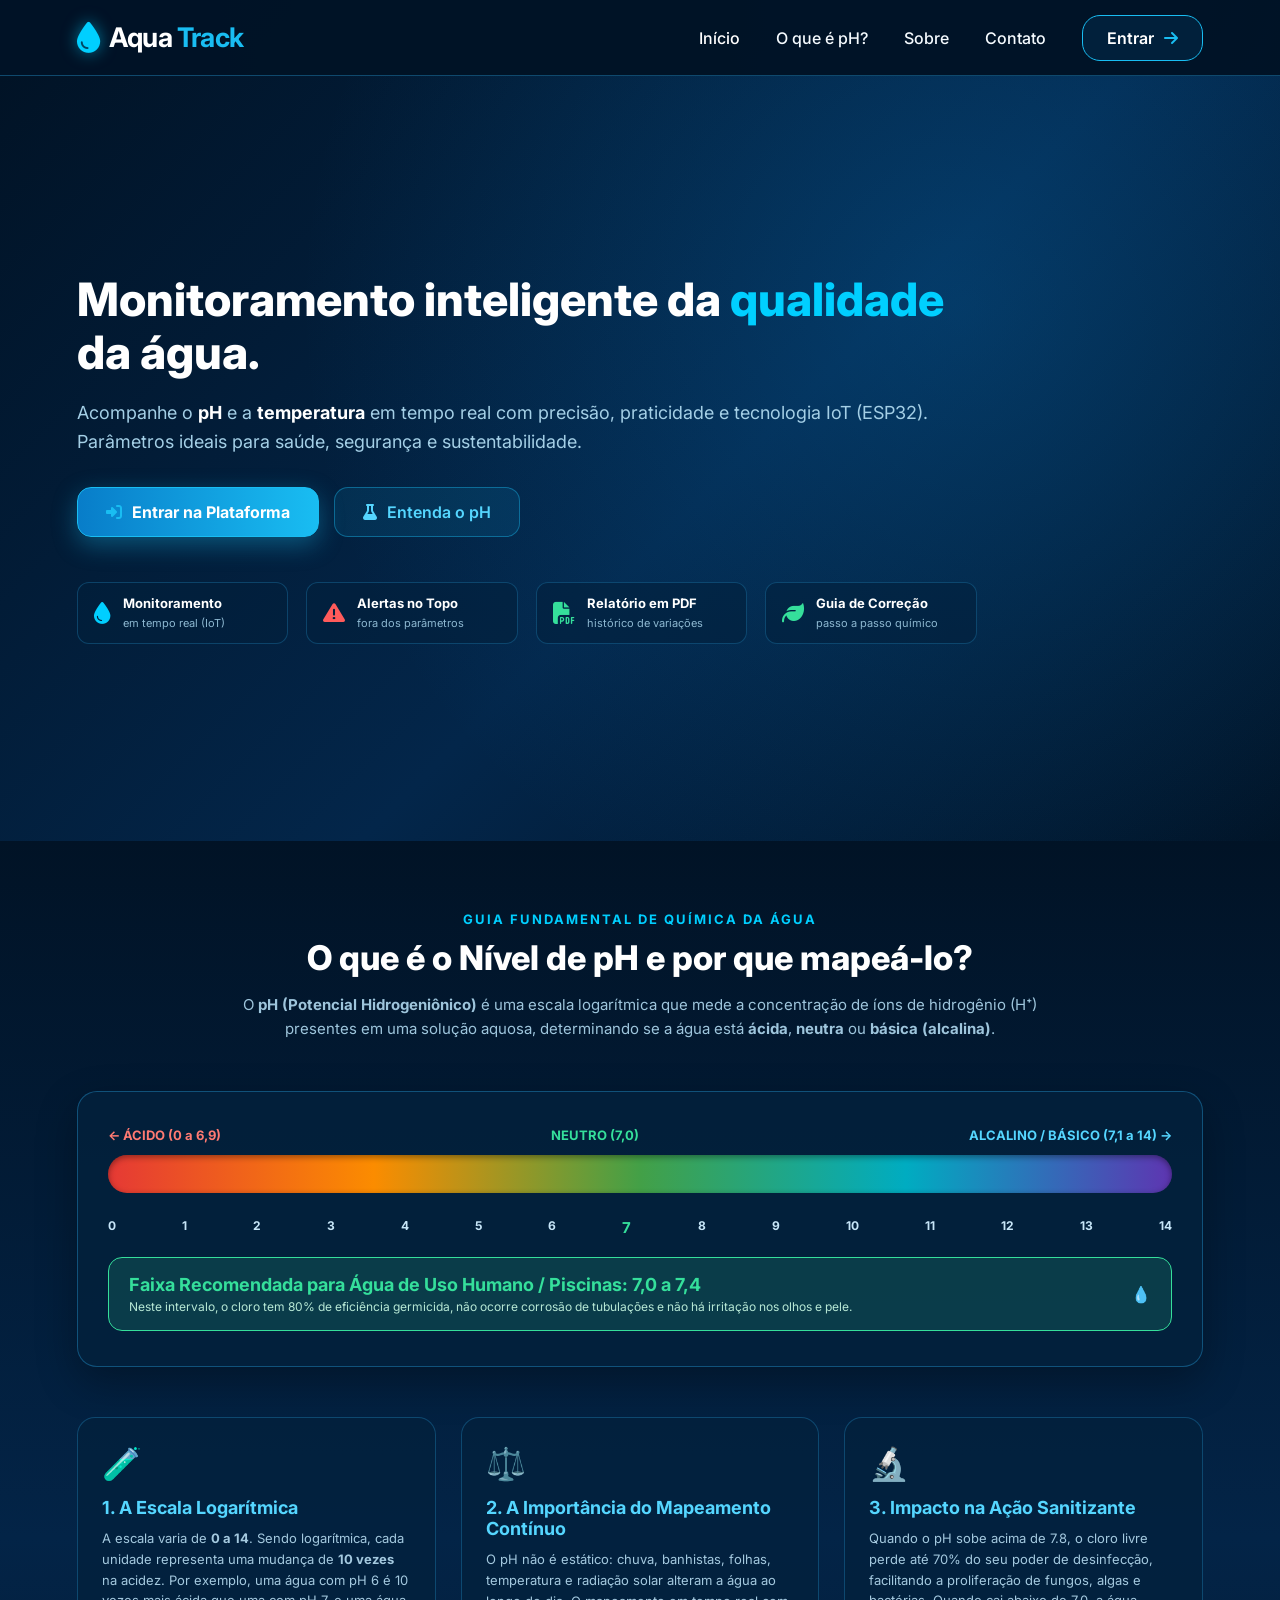
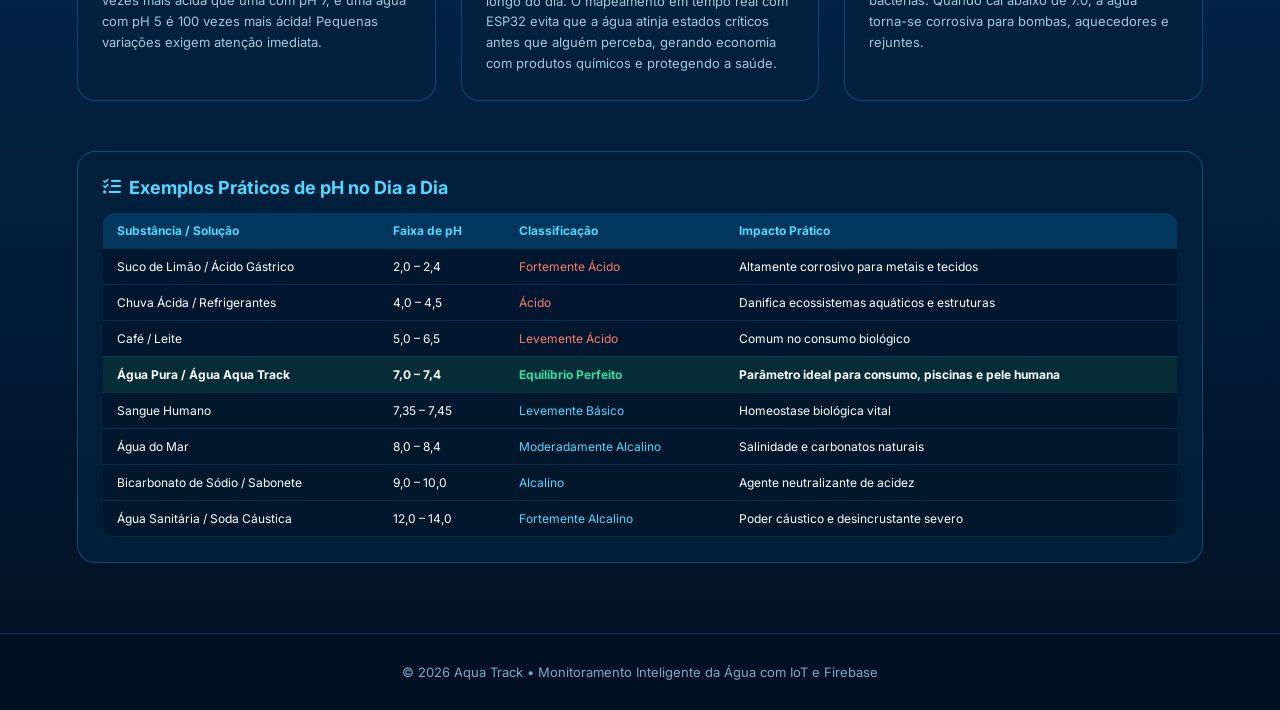
<file: index.html>
<!DOCTYPE html>
<html lang="pt-BR">

<head>

    <meta charset="UTF-8">

    <meta name="viewport"
          content="width=device-width, initial-scale=1.0">

    <title>
        Aqua Track | Monitoramento Inteligente de pH e Temperatura
    </title>

    <link rel="stylesheet" href="css/style.css">

    <link
        href="https://fonts.googleapis.com/css2?family=Playfair+Display:wght@500;700&family=Poppins:wght@300;400;500;600;700&display=swap"
        rel="stylesheet">

    <link
        rel="stylesheet"
        href="https://cdnjs.cloudflare.com/ajax/libs/font-awesome/6.5.2/css/all.min.css">

</head>


<body>


    <!-- ================= HEADER ================= -->

    <header>

        <div class="logo">

            <i class="fa-solid fa-droplet"></i>

            <span>
                Aqua <b>Track</b>
            </span>

        </div>


        <nav>

            <a href="index.html" class="ativo">
                Início
            </a>

            <a href="#secao-ph">
                O que é pH?
            </a>

            <a href="sobre.html">
                Sobre
            </a>

            <a href="contato.html">
                Contato
            </a>

            <a href="login.html" class="btn-primary">

                Entrar

                <i class="fa-solid fa-arrow-right"></i>

            </a>

        </nav>

    </header>


    <!-- ================= HERO ================= -->

    <section class="home-hero">

        <div class="home-hero-content">

            <div class="home-hero-left">

                <h1>
                    Monitoramento inteligente da
                    <span>qualidade</span>
                    da água.
                </h1>


                <h2>

                    Acompanhe o
                    <strong>pH</strong>
                    e a
                    <strong>temperatura</strong>
                    em tempo real com precisão,
                    praticidade e tecnologia IoT (ESP32).

                    Parâmetros ideais para saúde,
                    segurança e sustentabilidade.

                </h2>


                <div class="hero-buttons">

                    <a
                        href="login.html"
                        class="btn-primary">

                        <i class="fa-solid fa-right-to-bracket"></i>

                        Entrar na Plataforma

                    </a>


                    <a
                        href="#secao-ph"
                        class="btn-secondary">

                        <i class="fa-solid fa-flask"></i>

                        Entenda o pH

                    </a>

                </div>


                <div class="hero-features">


                    <div class="feature">

                        <i class="fa-solid fa-droplet"></i>

                        <div class="feature-text">

                            <span>
                                Monitoramento
                            </span>

                            <small>
                                em tempo real (IoT)
                            </small>

                        </div>

                    </div>


                    <div class="feature">

                        <i class="fa-solid fa-triangle-exclamation"></i>

                        <div class="feature-text">

                            <span>
                                Alertas no Topo
                            </span>

                            <small>
                                fora dos parâmetros
                            </small>

                        </div>

                    </div>


                    <div class="feature">

                        <i class="fa-solid fa-file-pdf"></i>

                        <div class="feature-text">

                            <span>
                                Relatório em PDF
                            </span>

                            <small>
                                histórico de variações
                            </small>

                        </div>

                    </div>


                    <div class="feature">

                        <i class="fa-solid fa-leaf"></i>

                        <div class="feature-text">

                            <span>
                                Guia de Correção
                            </span>

                            <small>
                                passo a passo químico
                            </small>

                        </div>

                    </div>


                </div>

            </div>

        </div>

    </section>


    <!-- ================= SEÇÃO COMPLETA: pH ================= -->

    <section
        class="secao-ph-completa"
        id="secao-ph">


        <div class="ph-titulo-secao">

            <span class="sub">
                Guia Fundamental de Química da Água
            </span>

            <h2>
                O que é o Nível de pH e por que mapeá-lo?
            </h2>

            <p>

                O
                <strong>pH (Potencial Hidrogeniônico)</strong>
                é uma escala logarítmica que mede a concentração
                de íons de hidrogênio (H⁺) presentes em uma solução
                aquosa, determinando se a água está
                <strong>ácida</strong>,
                <strong>neutra</strong> ou
                <strong>básica (alcalina)</strong>.

            </p>

        </div>


        <!-- ================= ESCALA ================= -->

        <div class="ph-escala-visual">

            <div class="ph-classificacoes">

                <span class="ph-acido">
                    ← ÁCIDO (0 a 6,9)
                </span>

                <span class="ph-neutro">
                    NEUTRO (7,0)
                </span>

                <span class="ph-alcalino">
                    ALCALINO / BÁSICO (7,1 a 14) →
                </span>

            </div>


            <div class="ph-escala-barra"></div>


            <div class="ph-escala-valores">

                <span>0</span>
                <span>1</span>
                <span>2</span>
                <span>3</span>
                <span>4</span>
                <span>5</span>
                <span>6</span>

                <span class="valor-neutro">
                    7
                </span>

                <span>8</span>
                <span>9</span>
                <span>10</span>
                <span>11</span>
                <span>12</span>
                <span>13</span>
                <span>14</span>

            </div>


            <div class="ph-destaque-ideal">

                <div>

                    <strong>
                        Faixa Recomendada para Água de Uso Humano / Piscinas: 7,0 a 7,4
                    </strong>

                    <p>
                        Neste intervalo, o cloro tem 80% de eficiência
                        germicida, não ocorre corrosão de tubulações
                        e não há irritação nos olhos e pele.
                    </p>

                </div>

                <span>
                    💧
                </span>

            </div>

        </div>


        <!-- ================= CARDS ================= -->

        <div class="ph-cards-grid">


            <div class="ph-card-info">

                <div class="ph-card-icone">
                    🧪
                </div>

                <h3>
                    1. A Escala Logarítmica
                </h3>

                <p>

                    A escala varia de
                    <strong>0 a 14</strong>.
                    Sendo logarítmica, cada unidade representa
                    uma mudança de <strong>10 vezes</strong>
                    na acidez.

                    Por exemplo, uma água com pH 6 é 10 vezes
                    mais ácida que uma com pH 7, e uma água
                    com pH 5 é 100 vezes mais ácida!

                    Pequenas variações exigem atenção imediata.

                </p>

            </div>


            <div class="ph-card-info">

                <div class="ph-card-icone">
                    ⚖️
                </div>

                <h3>
                    2. A Importância do Mapeamento Contínuo
                </h3>

                <p>

                    O pH não é estático:
                    chuva, banhistas, folhas, temperatura
                    e radiação solar alteram a água ao longo
                    do dia.

                    O mapeamento em tempo real com ESP32
                    evita que a água atinja estados críticos
                    antes que alguém perceba, gerando economia
                    com produtos químicos e protegendo a saúde.

                </p>

            </div>


            <div class="ph-card-info">

                <div class="ph-card-icone">
                    🔬
                </div>

                <h3>
                    3. Impacto na Ação Sanitizante
                </h3>

                <p>

                    Quando o pH sobe acima de 7.8,
                    o cloro livre perde até 70% do seu
                    poder de desinfecção, facilitando a
                    proliferação de fungos, algas e bactérias.

                    Quando cai abaixo de 7.0, a água torna-se
                    corrosiva para bombas, aquecedores e rejuntes.

                </p>

            </div>

        </div>


        <!-- ================= TABELA ================= -->

        <div class="tabela-ph-container">

            <h3>

                <i class="fa-solid fa-list-check"></i>

                Exemplos Práticos de pH no Dia a Dia

            </h3>


            <table class="tabela-ph-exemplos">

                <thead>

                    <tr>

                        <th>
                            Substância / Solução
                        </th>

                        <th>
                            Faixa de pH
                        </th>

                        <th>
                            Classificação
                        </th>

                        <th>
                            Impacto Prático
                        </th>

                    </tr>

                </thead>


                <tbody>


                    <tr>

                        <td>
                            Suco de Limão / Ácido Gástrico
                        </td>

                        <td>
                            2,0 – 2,4
                        </td>

                        <td class="acido">
                            Fortemente Ácido
                        </td>

                        <td>
                            Altamente corrosivo para metais e tecidos
                        </td>

                    </tr>


                    <tr>

                        <td>
                            Chuva Ácida / Refrigerantes
                        </td>

                        <td>
                            4,0 – 4,5
                        </td>

                        <td class="acido">
                            Ácido
                        </td>

                        <td>
                            Danifica ecossistemas aquáticos e estruturas
                        </td>

                    </tr>


                    <tr>

                        <td>
                            Café / Leite
                        </td>

                        <td>
                            5,0 – 6,5
                        </td>

                        <td class="acido">
                            Levemente Ácido
                        </td>

                        <td>
                            Comum no consumo biológico
                        </td>

                    </tr>


                    <tr class="linha-ideal">

                        <td>
                            <strong>
                                Água Pura / Água Aqua Track
                            </strong>
                        </td>

                        <td>
                            <strong>
                                7,0 – 7,4
                            </strong>
                        </td>

                        <td class="neutro">
                            Equilíbrio Perfeito
                        </td>

                        <td>
                            <strong>
                                Parâmetro ideal para consumo,
                                piscinas e pele humana
                            </strong>
                        </td>

                    </tr>


                    <tr>

                        <td>
                            Sangue Humano
                        </td>

                        <td>
                            7,35 – 7,45
                        </td>

                        <td class="alcalino">
                            Levemente Básico
                        </td>

                        <td>
                            Homeostase biológica vital
                        </td>

                    </tr>


                    <tr>

                        <td>
                            Água do Mar
                        </td>

                        <td>
                            8,0 – 8,4
                        </td>

                        <td class="alcalino">
                            Moderadamente Alcalino
                        </td>

                        <td>
                            Salinidade e carbonatos naturais
                        </td>

                    </tr>


                    <tr>

                        <td>
                            Bicarbonato de Sódio / Sabonete
                        </td>

                        <td>
                            9,0 – 10,0
                        </td>

                        <td class="alcalino">
                            Alcalino
                        </td>

                        <td>
                            Agente neutralizante de acidez
                        </td>

                    </tr>


                    <tr>

                        <td>
                            Água Sanitária / Soda Cáustica
                        </td>

                        <td>
                            12,0 – 14,0
                        </td>

                        <td class="alcalino">
                            Fortemente Alcalino
                        </td>

                        <td>
                            Poder cáustico e desincrustante severo
                        </td>

                    </tr>


                </tbody>

            </table>

        </div>

    </section>


    <!-- ================= FOOTER ================= -->

    <footer class="site-footer">

        <p>
            © 2026 Aqua Track • Monitoramento Inteligente da Água com IoT e Firebase
        </p>

    </footer>


    <!-- ================= ACESSIBILIDADE ================= -->

    <script src="acessibilidade.js"></script>

</body>

</html>
</file>
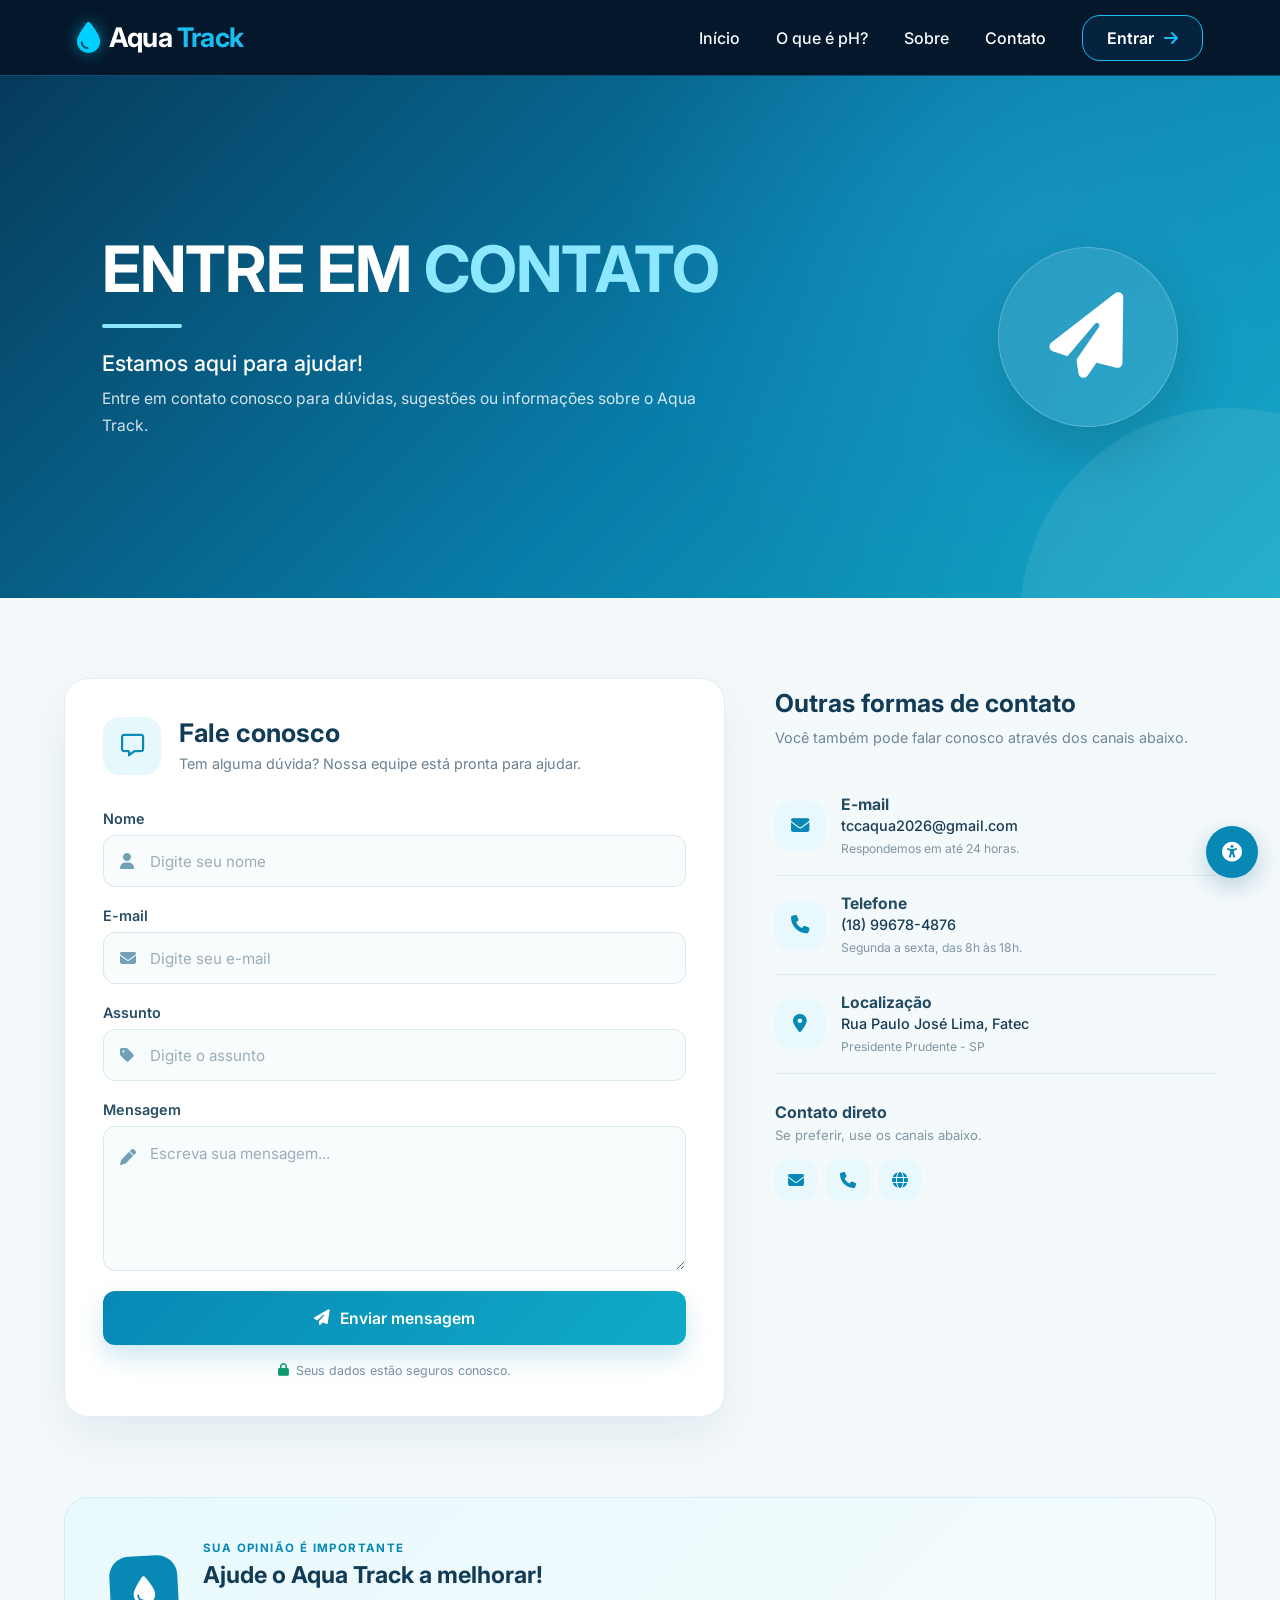
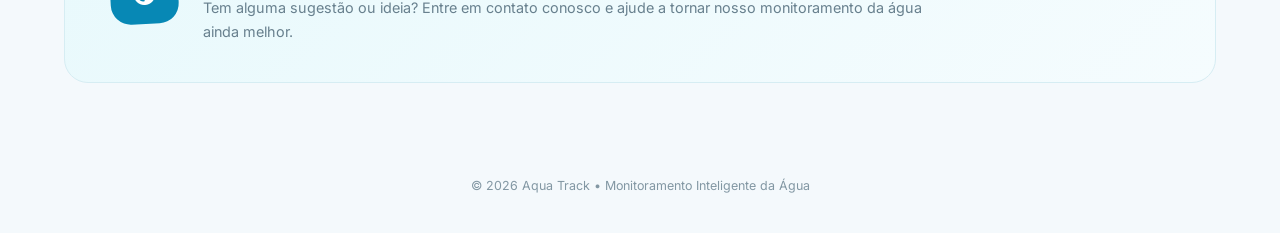
<file: contato.html>
<!DOCTYPE html>
<html lang="pt-BR">

<head>
    <meta charset="UTF-8">
    <meta name="viewport" content="width=device-width, initial-scale=1.0">

    <title>Contato | Aqua Track</title>

    <link rel="preconnect" href="https://fonts.googleapis.com">
    <link href="https://fonts.googleapis.com/css2?family=Poppins:wght@300;400;500;600;700&display=swap" rel="stylesheet">

    <link rel="stylesheet"
        href="https://cdnjs.cloudflare.com/ajax/libs/font-awesome/6.6.0/css/all.min.css">

    <link rel="stylesheet" href="css/style.css">
</head>

<body class="contato-page">

    <!-- ================= HEADER ================= -->

    <header>
        <div class="logo">
            <i class="fa-solid fa-droplet"></i>
            <span>Aqua <b>Track</b></span>
        </div>

        <nav>
            <a href="index.html">Início</a>
            <a href="index.html#secao-ph">O que é pH?</a>
            <a href="sobre.html">Sobre</a>
            <a href="contato.html" class="ativo">Contato</a>

            <a href="login.html" class="btn-primary">
                Entrar
                <i class="fa-solid fa-arrow-right"></i>
            </a>
        </nav>
    </header>


    <!-- ================= HERO ================= -->

    <section class="contato-hero">

        <div class="contato-hero-text">

            <h1>
                ENTRE EM <span>CONTATO</span>
            </h1>

            <div class="linha"></div>

            <p>
                Estamos aqui para ajudar!
            </p>

            <small>
                Entre em contato conosco para dúvidas,
                sugestões ou informações sobre o Aqua Track.
            </small>

        </div>

        <div class="contato-hero-icone">
            <i class="fa-solid fa-paper-plane"></i>
        </div>

    </section>


    <!-- ================= CONTATO PRINCIPAL ================= -->

    <section class="contato-principal">

        <!-- FORMULÁRIO -->

        <div class="card-formulario">

            <div class="titulo-card">

                <div class="icone-titulo">
                    <i class="fa-regular fa-message"></i>
                </div>

                <div>
                    <h2>Fale conosco</h2>

                    <p>
                        Tem alguma dúvida? Nossa equipe está pronta para ajudar.
                    </p>
                </div>

            </div>


            <form id="formContato">

                <div class="campo">

                    <label for="nome">
                        Nome
                    </label>

                    <div class="input-box">

                        <i class="fa-solid fa-user"></i>

                        <input
                            type="text"
                            id="nome"
                            name="nome"
                            placeholder="Digite seu nome"
                            required
                        >

                    </div>

                </div>


                <div class="campo">

                    <label for="email">
                        E-mail
                    </label>

                    <div class="input-box">

                        <i class="fa-solid fa-envelope"></i>

                        <input
                            type="email"
                            id="email"
                            name="email"
                            placeholder="Digite seu e-mail"
                            required
                        >

                    </div>

                </div>


                <div class="campo">

                    <label for="assunto">
                        Assunto
                    </label>

                    <div class="input-box">

                        <i class="fa-solid fa-tag"></i>

                        <input
                            type="text"
                            id="assunto"
                            name="assunto"
                            placeholder="Digite o assunto"
                            required
                        >

                    </div>

                </div>


                <div class="campo">

                    <label for="mensagem">
                        Mensagem
                    </label>

                    <div class="textarea-box">

                        <i class="fa-solid fa-pen"></i>

                        <textarea
                            id="mensagem"
                            name="mensagem"
                            placeholder="Escreva sua mensagem..."
                            required
                        ></textarea>

                    </div>

                </div>


                <button type="submit" class="btn-enviar">

                    <i class="fa-solid fa-paper-plane"></i>

                    Enviar mensagem

                </button>


                <div class="seguranca">

                    <i class="fa-solid fa-lock"></i>

                    Seus dados estão seguros conosco.

                </div>

            </form>

        </div>


        <!-- OUTRAS FORMAS -->

        <div class="outras-formas">

            <div class="titulo-outras">

                <h2>Outras formas de contato</h2>

                <p>
                    Você também pode falar conosco através dos canais abaixo.
                </p>

            </div>


            <!-- E-MAIL -->

            <div class="contato-item">

                <div class="icone-contato">
                    <i class="fa-solid fa-envelope"></i>
                </div>

                <div class="info-contato">

                    <h3>E-mail</h3>

                    <p>
                        tccaqua2026@gmail.com
                    </p>

                    <span>
                        Respondemos em até 24 horas.
                    </span>

                </div>

            </div>


            <!-- TELEFONE -->

            <div class="contato-item">

                <div class="icone-contato">
                    <i class="fa-solid fa-phone"></i>
                </div>

                <div class="info-contato">

                    <h3>Telefone</h3>

                    <p>
                        (18) 99678-4876
                    </p>

                    <span>
                        Segunda a sexta, das 8h às 18h.
                    </span>

                </div>

            </div>


            <!-- ENDEREÇO -->

            <div class="contato-item">

                <div class="icone-contato">
                    <i class="fa-solid fa-location-dot"></i>
                </div>

                <div class="info-contato">

                    <h3>Localização</h3>

                    <p>
                        Rua Paulo José Lima, Fatec
                    </p>

                    <span>
                        Presidente Prudente - SP
                    </span>

                </div>

            </div>


            <!-- CONTATO DIRETO -->

            <div class="redes">

                <h3>Contato direto</h3>

                <p>
                    Se preferir, use os canais abaixo.
                </p>

                <div class="redes-icons">

                    <a
                        href="mailto:tccaqua2026@gmail.com"
                        aria-label="Enviar e-mail"
                        title="Enviar e-mail"
                    >
                        <i class="fa-solid fa-envelope"></i>
                    </a>

                    <a
                        href="tel:+5518996784876"
                        aria-label="Ligar para Aqua Track"
                        title="Telefone"
                    >
                        <i class="fa-solid fa-phone"></i>
                    </a>

                    <a
                        href="index.html"
                        aria-label="Ir para o site"
                        title="Site"
                    >
                        <i class="fa-solid fa-globe"></i>
                    </a>

                </div>

            </div>

        </div>

    </section>


    <!-- ================= SUGESTÃO ================= -->

    <section class="opiniao">

        <div class="gota-opiniao">
            <i class="fa-solid fa-droplet"></i>
        </div>

        <div>

            <span>SUA OPINIÃO É IMPORTANTE</span>

            <h2>
                Ajude o Aqua Track a melhorar!
            </h2>

            <p>
                Tem alguma sugestão ou ideia?
                Entre em contato conosco e ajude a tornar
                nosso monitoramento da água ainda melhor.
            </p>

        </div>

    </section>


    <!-- ================= COPYRIGHT ================= -->

    <div class="copyright">
        © 2026 Aqua Track • Monitoramento Inteligente da Água
    </div>


    <!-- ================= ACESSIBILIDADE ================= -->

    <button
        class="acessibilidade-btn"
        id="btnAcessibilidade"
        aria-label="Abrir opções de acessibilidade"
        title="Acessibilidade"
    >
        <i class="fa-solid fa-universal-access"></i>
    </button>


    <div class="painel-acessibilidade" id="painelAcessibilidade">

        <div class="acessibilidade-header">

            <div>
                <i class="fa-solid fa-universal-access"></i>
                <span>Acessibilidade</span>
            </div>

            <button
                id="fecharAcessibilidade"
                aria-label="Fechar acessibilidade"
            >
                <i class="fa-solid fa-xmark"></i>
            </button>

        </div>


        <div class="acessibilidade-secao">

            <h3>
                <i class="fa-solid fa-volume-high"></i>
                Leitura
            </h3>

            <div class="botoes-leitura">

                <button id="lerPagina">
                    <i class="fa-solid fa-play"></i>
                    Ler página
                </button>

                <button id="pausarLeitura">
                    <i class="fa-solid fa-pause"></i>
                    Pausar
                </button>

                <button id="pararLeitura">
                    <i class="fa-solid fa-stop"></i>
                    Parar
                </button>

            </div>

        </div>


        <div class="acessibilidade-secao">

            <h3>
                <i class="fa-solid fa-text-height"></i>
                Tamanho do texto
            </h3>

            <div class="tamanho-texto">

                <button id="diminuirTexto" aria-label="Diminuir texto">
                    A−
                </button>

                <button id="textoNormal" aria-label="Texto normal">
                    A
                </button>

                <button id="aumentarTexto" aria-label="Aumentar texto">
                    A+
                </button>

            </div>

        </div>


        <div class="acessibilidade-secao">

            <h3>
                <i class="fa-solid fa-palette"></i>
                Tema
            </h3>

            <div class="temas">

                <button id="temaClaro">
                    <i class="fa-solid fa-sun"></i>
                    Claro
                </button>

                <button id="temaEscuro">
                    <i class="fa-solid fa-moon"></i>
                    Escuro
                </button>

            </div>

        </div>


        <button
            class="restaurar-acessibilidade"
            id="restaurarAcessibilidade"
        >
            <i class="fa-solid fa-rotate-left"></i>
            Restaurar padrão
        </button>

    </div>


    <!-- ================= SCRIPTS ================= -->

    <script>
        document
            .getElementById("formContato")
            ?.addEventListener("submit", function (event) {

                event.preventDefault();

                const nome = document
                    .getElementById("nome")
                    .value
                    .trim();

                const email = document
                    .getElementById("email")
                    .value
                    .trim();

                const assunto = document
                    .getElementById("assunto")
                    .value
                    .trim();

                const mensagem = document
                    .getElementById("mensagem")
                    .value
                    .trim();

                const corpo =
                    `Nome: ${nome}\nE-mail: ${email}\n\n${mensagem}`;

                window.location.href =
                    `mailto:tccaqua2026@gmail.com?subject=${encodeURIComponent(assunto)}&body=${encodeURIComponent(corpo)}`;
            });
    </script>

    <script src="acessibilidade.js"></script>

</body>
</html>
</file>
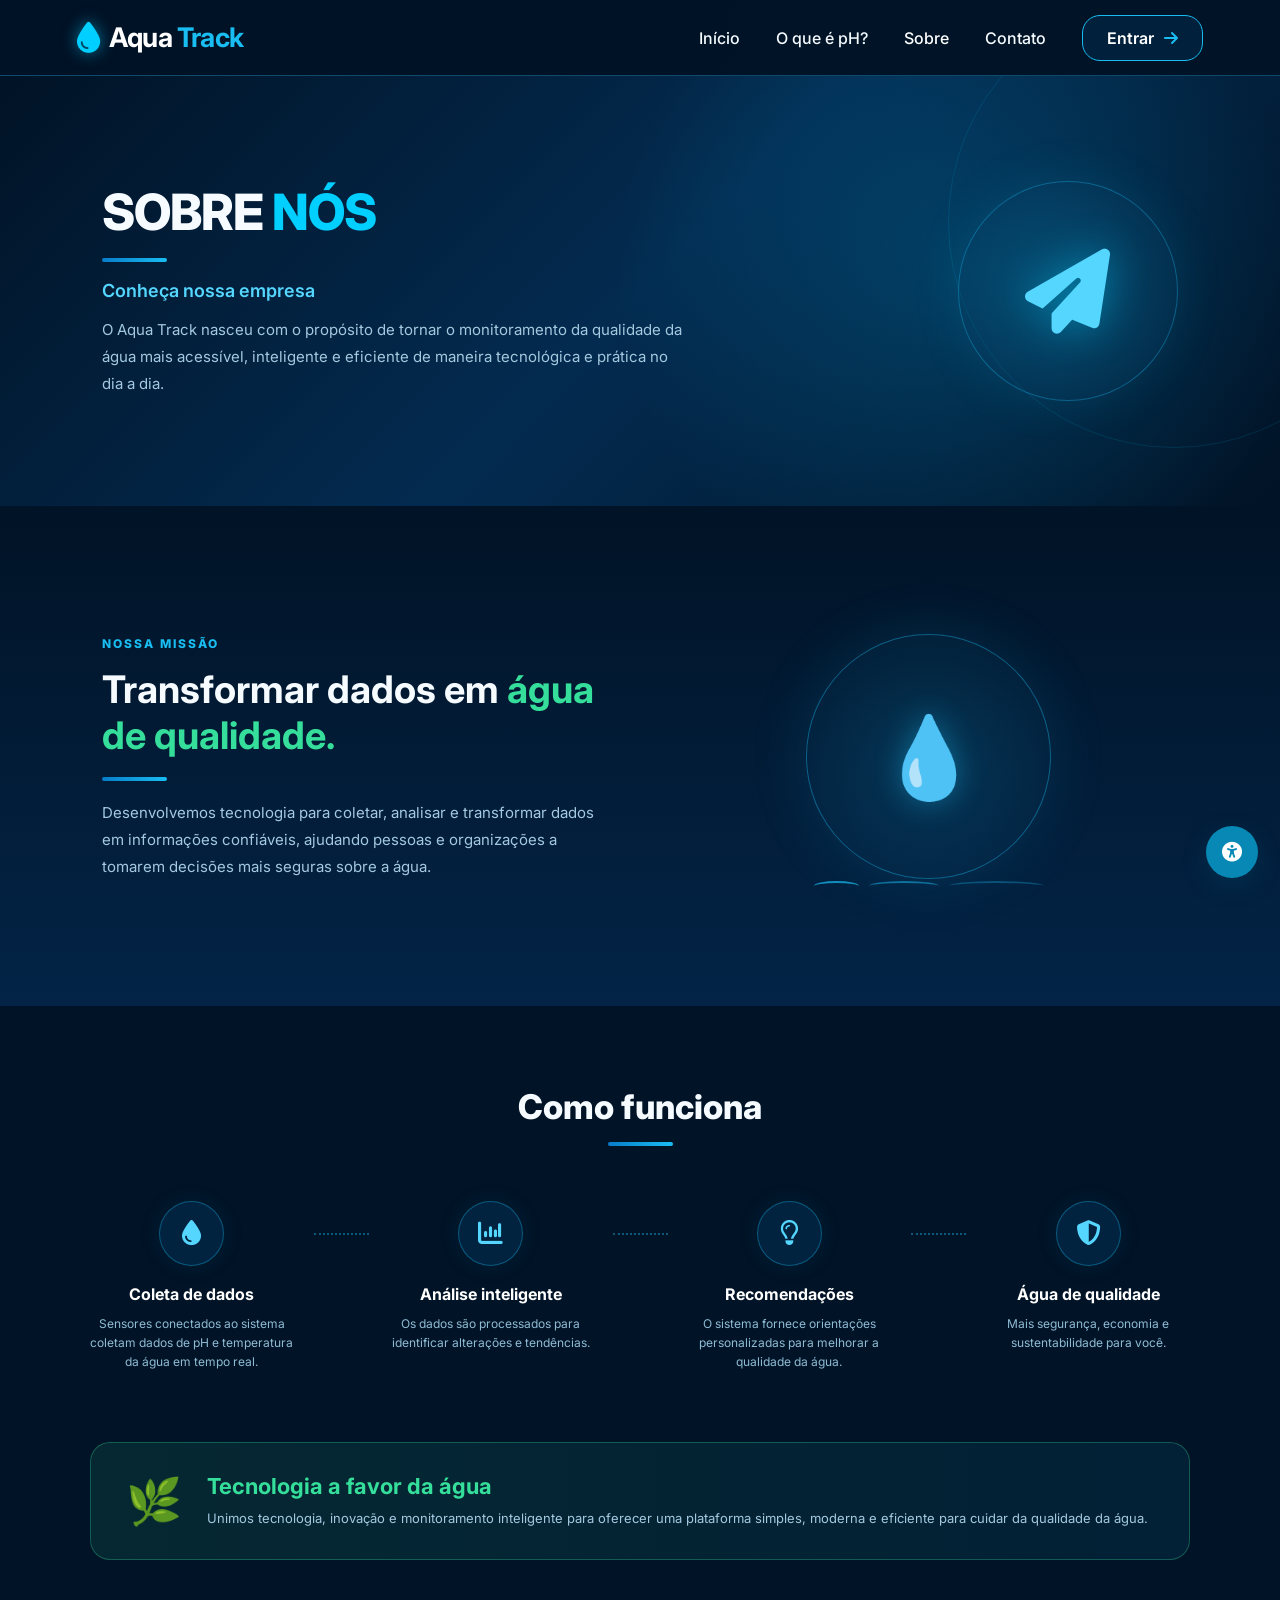
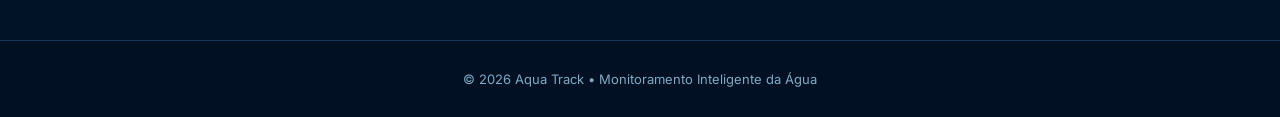
<file: sobre.html>
<!DOCTYPE html>
<html lang="pt-BR">

<head>
    <meta charset="UTF-8">
    <meta name="viewport" content="width=device-width, initial-scale=1.0">

    <title>Aqua Track | Sobre Nós</title>

    <link rel="stylesheet" href="css/style.css">

    <link rel="stylesheet"
          href="https://cdnjs.cloudflare.com/ajax/libs/font-awesome/6.7.2/css/all.min.css">
</head>

<body class="sobre-page">

    <!-- ================= HEADER ================= -->

    <header>
        <div class="logo">
            <i class="fa-solid fa-droplet"></i>
            <span>Aqua <b>Track</b></span>
        </div>

        <nav>
            <a href="index.html">Início</a>
            <a href="index.html#secao-ph">O que é pH?</a>
            <a href="sobre.html" class="ativo">Sobre</a>
            <a href="contato.html">Contato</a>

            <a href="login.html" class="btn-primary">
                Entrar
                <i class="fa-solid fa-arrow-right"></i>
            </a>
        </nav>
    </header>


    <!-- ================= HERO SOBRE ================= -->

    <section class="sobre-hero">

        <div class="sobre-hero-text">

            <h1>
                SOBRE <span>NÓS</span>
            </h1>

            <div class="sobre-linha"></div>

            <p>
                Conheça nossa empresa
            </p>

            <small>
                O Aqua Track nasceu com o propósito de tornar o
                monitoramento da qualidade da água mais acessível,
                inteligente e eficiente de maneira tecnológica e
                prática no dia a dia.
            </small>

        </div>

        <div class="sobre-hero-icone">
            <i class="fa-solid fa-paper-plane"></i>
        </div>

    </section>


    <!-- ================= MISSÃO ================= -->

    <section class="missao">

        <div class="missao-conteudo">

            <div class="missao-texto">

                <span class="tag">
                    NOSSA MISSÃO
                </span>

                <h2>
                    Transformar dados em
                    <span>água de qualidade.</span>
                </h2>

                <div class="sobre-linha"></div>

                <p>
                    Desenvolvemos tecnologia para coletar, analisar e
                    transformar dados em informações confiáveis,
                    ajudando pessoas e organizações a tomarem decisões
                    mais seguras sobre a água.
                </p>

            </div>


            <div class="missao-imagem">

                <div class="circulo"></div>

                <div class="gota">
                    💧
                </div>

                <div class="ondas">
                    <span></span>
                    <span></span>
                    <span></span>
                </div>

            </div>

        </div>

    </section>


    <!-- ================= COMO FUNCIONA ================= -->

    <section class="funciona">

        <div class="titulo-funciona">

            <h2>
                Como funciona
            </h2>

            <div class="linhaa"></div>

        </div>


        <div class="etapas">

            <div class="item">

                <div class="icone">
                    <i class="fa-solid fa-droplet"></i>
                </div>

                <h4>
                    Coleta de dados
                </h4>

                <p>
                    Sensores conectados ao sistema coletam dados de pH
                    e temperatura da água em tempo real.
                </p>

            </div>


            <div class="linha-pontilhada"></div>


            <div class="item">

                <div class="icone">
                    <i class="fa-solid fa-chart-column"></i>
                </div>

                <h4>
                    Análise inteligente
                </h4>

                <p>
                    Os dados são processados para identificar alterações
                    e tendências.
                </p>

            </div>


            <div class="linha-pontilhada"></div>


            <div class="item">

                <div class="icone">
                    <i class="fa-regular fa-lightbulb"></i>
                </div>

                <h4>
                    Recomendações
                </h4>

                <p>
                    O sistema fornece orientações personalizadas para
                    melhorar a qualidade da água.
                </p>

            </div>


            <div class="linha-pontilhada"></div>


            <div class="item">

                <div class="icone">
                    <i class="fa-solid fa-shield-halved"></i>
                </div>

                <h4>
                    Água de qualidade
                </h4>

                <p>
                    Mais segurança, economia e sustentabilidade para você.
                </p>

            </div>

        </div>


        <!-- ================= BANNER ================= -->

        <div class="banner">

            <div class="banner-texto">

                <div class="banner-icone">
                    🌿
                </div>

                <div>

                    <h2>
                        Tecnologia a favor da água
                    </h2>

                    <p>
                        Unimos tecnologia, inovação e monitoramento
                        inteligente para oferecer uma plataforma simples,
                        moderna e eficiente para cuidar da qualidade da água.
                    </p>

                </div>

            </div>

        </div>

    </section>


    <!-- ================= ACESSIBILIDADE ================= -->

    <button
        class="acessibilidade-btn"
        id="btnAcessibilidade"
        aria-label="Abrir opções de acessibilidade"
        title="Acessibilidade">

        <i class="fa-solid fa-universal-access"></i>

    </button>


    <div
        class="painel-acessibilidade"
        id="painelAcessibilidade">

        <div class="acessibilidade-header">

            <div>
                <i class="fa-solid fa-universal-access"></i>
                <span>Acessibilidade</span>
            </div>

            <button
                id="fecharAcessibilidade"
                aria-label="Fechar acessibilidade">

                <i class="fa-solid fa-xmark"></i>

            </button>

        </div>


        <!-- LEITURA -->

        <div class="acessibilidade-secao">

            <h3>
                <i class="fa-solid fa-volume-high"></i>
                Leitura
            </h3>

            <div class="botoes-leitura">

                <button id="lerPagina">
                    <i class="fa-solid fa-play"></i>
                    Ler página
                </button>

                <button id="pausarLeitura">
                    <i class="fa-solid fa-pause"></i>
                    Pausar
                </button>

                <button id="pararLeitura">
                    <i class="fa-solid fa-stop"></i>
                    Parar
                </button>

            </div>

        </div>


        <!-- TAMANHO DO TEXTO -->

        <div class="acessibilidade-secao">

            <h3>
                <i class="fa-solid fa-text-height"></i>
                Tamanho do texto
            </h3>

            <div class="tamanho-texto">

                <button
                    id="diminuirTexto"
                    aria-label="Diminuir texto">
                    A−
                </button>

                <button
                    id="textoNormal"
                    aria-label="Texto normal">
                    A
                </button>

                <button
                    id="aumentarTexto"
                    aria-label="Aumentar texto">
                    A+
                </button>

            </div>

        </div>


        <!-- TEMA -->

        <div class="acessibilidade-secao">

            <h3>
                <i class="fa-solid fa-palette"></i>
                Tema
            </h3>

            <div class="temas">

                <button id="temaClaro">
                    <i class="fa-solid fa-sun"></i>
                    Claro
                </button>

                <button id="temaEscuro">
                    <i class="fa-solid fa-moon"></i>
                    Escuro
                </button>

            </div>

        </div>


        <!-- RESTAURAR -->

        <button
            class="restaurar-acessibilidade"
            id="restaurarAcessibilidade">

            <i class="fa-solid fa-rotate-left"></i>

            Restaurar padrão

        </button>

    </div>


    <!-- ================= FOOTER ================= -->

    <footer class="site-footer">

        <p>
            © 2026 Aqua Track • Monitoramento Inteligente da Água
        </p>

    </footer>


    <script src="acessibilidade.js"></script>

</body>
</html>
</file>
<file: css/style.css>
@import url('https://fonts.googleapis.com/css2?family=Inter:wght@400;500;600;700;800&display=swap');

/* =========================================================
   RESET / CONFIGURAÇÕES GERAIS
   ========================================================= */

* {
    margin: 0;
    padding: 0;
    box-sizing: border-box;
}

:root {
    --navy: #011326;
    --navy-2: #031d38;
    --blue: #087dc9;
    --cyan: #19bdf2;
    --light-blue: #55d6ff;
    --green: #35df9b;
    --white: #f5fbff;
    --text: #c7e6f8;
    --muted: #7fa9c4;
    --border: rgba(44, 174, 239, .38);
    --card: rgba(5, 42, 76, .86);
}

html {
    scroll-behavior: smooth;
}

body {
    min-height: 100vh;
    font-family: 'Inter', Arial, sans-serif;
    background:
        radial-gradient(
            circle at 70% 0%,
            rgba(7, 111, 181, .23),
            transparent 32%
        ),
        linear-gradient(
            135deg,
            #011326 0%,
            #03264a 55%,
            #011326 100%
        );
    color: var(--white);
}

a {
    text-decoration: none;
    color: inherit;
}

button {
    font-family: inherit;
}


/* =========================================================
   HEADER PRINCIPAL
   ========================================================= */

header {
    width: 100%;
    min-height: 76px;
    display: flex;
    align-items: center;
    justify-content: space-between;
    padding: 0 6%;
    background: rgba(1, 19, 38, 0.98);
    border-bottom: 1px solid rgba(44, 174, 239, 0.35);
    position: relative;
    z-index: 100;
}

.logo {
    display: flex;
    align-items: center;
    gap: 10px;
    color: #ffffff;
    font-size: 27px;
    font-weight: 700;
    letter-spacing: -0.8px;
}

.logo i {
    color: #00cfff;
    font-size: 31px;
    filter: drop-shadow(
        0 0 8px rgba(0, 207, 255, 0.55)
    );
}

.logo span {
    color: #ffffff;
}

.logo b {
    color: #19bdf2;
    font-weight: 700;
}

header nav {
    display: flex;
    align-items: center;
    gap: 36px;
}

header nav a {
    color: #f5fbff;
    font-size: 16px;
    font-weight: 500;
    transition: color 0.25s ease;
}

header nav a:hover {
    color: #55d6ff;
}

header nav a.ativo {
    color: #ffffff;
}


/* =========================================================
   BOTÃO PRINCIPAL
   ATENÇÃO: somente .btn-primary
   ========================================================= */

.btn-primary {
    display: inline-flex;
    align-items: center;
    justify-content: center;
    gap: 10px;
    padding: 12px 24px;
    border: 1px solid #19bdf2;
    border-radius: 18px;
    background: rgba(8, 125, 201, 0.12);
    color: #ffffff;
    font-weight: 600;
    cursor: pointer;
    transition: all 0.25s ease;
}

.btn-primary:hover {
    background: linear-gradient(
        90deg,
        #087dc9,
        #19bdf2
    );
    color: #ffffff;
    box-shadow:
        0 6px 20px rgba(25, 189, 242, 0.3);
    transform: translateY(-1px);
}

.btn-primary i {
    color: #19bdf2;
    transition: transform 0.25s ease;
}

.btn-primary:hover i {
    color: #ffffff;
    transform: translateX(3px);
}


/* =========================================================
   PÁGINA INICIAL - HERO
   ========================================================= */

.home-hero {
    min-height: 85vh;
    display: flex;
    align-items: center;
    position: relative;
    padding: 60px 6%;
    background:
        radial-gradient(
            circle at 75% 30%,
            rgba(8, 125, 201, 0.25),
            transparent 60%
        ),
        linear-gradient(
            135deg,
            #011326 0%,
            #03264a 55%,
            #011326 100%
        );
    color: #fff;
}

.home-hero-content {
    width: 100%;
    max-width: 1200px;
    margin: 0 auto;
    position: relative;
    z-index: 2;
}

.home-hero-left {
    max-width: 900px;
}

.home-hero h1 {
    font-size: 46px;
    font-weight: 800;
    line-height: 1.15;
    margin-bottom: 20px;
}

.home-hero h1 span {
    color: #00cfff;
}

.home-hero h2 {
    font-size: 18px;
    font-weight: 400;
    color: #a4cfe6;
    line-height: 1.6;
    margin-bottom: 30px;
}

.home-hero h2 strong {
    color: #ffffff;
}


/* =========================================================
   BOTÕES DO HERO
   ========================================================= */

.hero-buttons {
    display: flex;
    gap: 15px;
    margin-bottom: 45px;
    flex-wrap: wrap;
}

.hero-buttons .btn-primary {
    padding: 14px 28px;
    background: linear-gradient(
        90deg,
        #087dc9,
        #19bdf2
    );
    border-radius: 14px;
    font-weight: 700;
    box-shadow:
        0 8px 25px rgba(25, 189, 242, 0.35);
}

.btn-secondary {
    padding: 14px 28px;
    background: rgba(25, 189, 242, 0.1);
    border: 1px solid rgba(25, 189, 242, 0.4);
    color: #55d6ff;
    border-radius: 14px;
    font-weight: 600;
    display: inline-flex;
    align-items: center;
    justify-content: center;
    gap: 10px;
    transition: .25s ease;
}

.btn-secondary:hover {
    background: rgba(25, 189, 242, 0.18);
    border-color: #55d6ff;
    transform: translateY(-2px);
}


/* =========================================================
   CARDS DO HERO
   ========================================================= */

.hero-features {
    display: grid;
    grid-template-columns:
        repeat(auto-fit, minmax(180px, 1fr));
    gap: 18px;
}

.feature {
    display: flex;
    align-items: center;
    gap: 12px;
    background: rgba(3, 33, 61, 0.6);
    padding: 12px 16px;
    border-radius: 12px;
    border: 1px solid rgba(44, 174, 239, 0.25);
}

.feature > i {
    font-size: 22px;
}

.feature:nth-child(1) > i {
    color: #00cfff;
}

.feature:nth-child(2) > i {
    color: #ff5b5b;
}

.feature:nth-child(3) > i {
    color: #35df9b;
}

.feature:nth-child(4) > i {
    color: #35df9b;
}

.feature-text span {
    font-weight: 700;
    font-size: 13px;
    display: block;
}

.feature-text small {
    color: #8db8d1;
    font-size: 11px;
}


/* =========================================================
   SEÇÃO EDUCATIVA DE pH
   ========================================================= */

.secao-ph-completa {
    padding: 70px 6%;
    background:
        linear-gradient(
            180deg,
            #011326 0%,
            #032447 50%,
            #011326 100%
        );
    color: #fff;
}

.ph-titulo-secao {
    text-align: center;
    max-width: 800px;
    margin: 0 auto 50px;
}

.ph-titulo-secao span.sub {
    color: #00cfff;
    font-size: 13px;
    font-weight: 700;
    letter-spacing: 2px;
    text-transform: uppercase;
    display: block;
    margin-bottom: 10px;
}

.ph-titulo-secao h2 {
    font-size: 34px;
    font-weight: 800;
    margin-bottom: 15px;
    color: #ffffff;
}

.ph-titulo-secao p {
    color: #9ec5dc;
    font-size: 15px;
    line-height: 1.6;
}


/* =========================================================
   ESCALA DE pH
   ========================================================= */

.ph-escala-visual {
    background: rgba(3, 33, 61, 0.85);
    border: 1px solid rgba(44, 174, 239, 0.35);
    border-radius: 20px;
    padding: 35px 30px;
    margin-bottom: 50px;
    box-shadow:
        0 15px 40px rgba(0, 0, 0, 0.3);
}

.ph-classificacoes {
    display: flex;
    justify-content: space-between;
    align-items: center;
    margin-bottom: 12px;
    gap: 15px;
}

.ph-classificacoes span {
    font-size: 13px;
    font-weight: 700;
}

.ph-acido {
    color: #ff7a72;
}

.ph-neutro {
    color: #35df9b;
}

.ph-alcalino {
    color: #55d6ff;
}

.ph-escala-barra {
    height: 38px;
    border-radius: 19px;
    background: linear-gradient(
        90deg,
        #e53935 0%,
        #fb8c00 25%,
        #43a047 50%,
        #00acc1 75%,
        #5e35b1 100%
    );
    position: relative;
    box-shadow:
        inset 0 2px 6px rgba(0, 0, 0, 0.4);
    margin-bottom: 25px;
}

.ph-escala-valores {
    display: flex;
    justify-content: space-between;
    font-size: 12px;
    font-weight: 700;
    color: #c7e6f8;
    margin-top: 10px;
}

.valor-neutro {
    color: #35df9b;
    font-size: 15px;
}

.ph-destaque-ideal {
    background: rgba(53, 223, 155, 0.15);
    border: 1px solid #35df9b;
    border-radius: 14px;
    padding: 16px 20px;
    display: flex;
    align-items: center;
    justify-content: space-between;
    margin-top: 20px;
    color: #d8fced;
    gap: 20px;
}

.ph-destaque-ideal strong {
    color: #35df9b;
    font-size: 18px;
}

.ph-destaque-ideal p {
    font-size: 12px;
    margin-top: 4px;
    color: #b7e8d5;
}


/* =========================================================
   CARDS DE pH
   ========================================================= */

.ph-cards-grid {
    display: grid;
    grid-template-columns:
        repeat(auto-fit, minmax(280px, 1fr));
    gap: 25px;
    margin-bottom: 50px;
}

.ph-card-info {
    background: rgba(3, 33, 61, 0.7);
    border: 1px solid rgba(44, 174, 239, 0.28);
    border-radius: 18px;
    padding: 26px 24px;
    transition: .3s;
}

.ph-card-info:hover {
    transform: translateY(-5px);
    border-color: #00cfff;
    box-shadow:
        0 12px 30px rgba(0, 207, 255, 0.15);
}

.ph-card-icone {
    font-size: 32px;
    margin-bottom: 14px;
}

.ph-card-info h3 {
    font-size: 18px;
    margin-bottom: 10px;
    color: #55d6ff;
}

.ph-card-info p {
    color: #a4c9df;
    font-size: 13px;
    line-height: 1.6;
}


/* =========================================================
   TABELA DE pH
   ========================================================= */

.tabela-ph-container {
    background: rgba(3, 33, 61, 0.7);
    border: 1px solid rgba(44, 174, 239, 0.3);
    border-radius: 18px;
    padding: 25px;
}

.tabela-ph-container h3 {
    font-size: 18px;
    color: #55d6ff;
    margin-bottom: 15px;
    display: flex;
    align-items: center;
    gap: 8px;
}

.tabela-ph-exemplos {
    width: 100%;
    border-collapse: collapse;
    margin-top: 15px;
    background: rgba(1, 19, 38, 0.6);
    border-radius: 12px;
    overflow: hidden;
}

.tabela-ph-exemplos th,
.tabela-ph-exemplos td {
    padding: 10px 14px;
    font-size: 12px;
    text-align: left;
    border-bottom:
        1px solid rgba(44, 174, 239, 0.15);
}

.tabela-ph-exemplos th {
    background: rgba(8, 125, 201, 0.3);
    color: #55d6ff;
    font-weight: 700;
}

.tabela-ph-exemplos td.acido {
    color: #ff7a72;
}

.tabela-ph-exemplos td.neutro {
    color: #35df9b;
    font-weight: 700;
}

.tabela-ph-exemplos td.alcalino {
    color: #55d6ff;
}

.tabela-ph-exemplos .linha-ideal {
    background: rgba(53, 223, 155, 0.1);
}


/* =========================================================
   PÁGINA SOBRE
   ========================================================= */

.sobre-page {
    background:
        radial-gradient(
            circle at 70% 0%,
            rgba(7, 111, 181, .23),
            transparent 32%
        ),
        linear-gradient(
            135deg,
            #011326 0%,
            #03264a 55%,
            #011326 100%
        );
}


/* HERO SOBRE */

.sobre-hero {
    min-height: 430px;
    padding: 70px 8%;
    display: flex;
    align-items: center;
    justify-content: space-between;
    gap: 60px;
    position: relative;
    overflow: hidden;
    background:
        radial-gradient(
            circle at 75% 45%,
            rgba(0, 191, 255, .18),
            transparent 35%
        ),
        linear-gradient(
            135deg,
            #011326,
            #032b50,
            #011326
        );
}

.sobre-hero::before {
    content: "";
    position: absolute;
    width: 450px;
    height: 450px;
    border: 1px solid rgba(0, 207, 255, .12);
    border-radius: 50%;
    right: -120px;
    top: -80px;
}

.sobre-hero-text {
    max-width: 650px;
    position: relative;
    z-index: 2;
}

.sobre-hero-text h1 {
    font-size: 50px;
    line-height: 1.1;
    font-weight: 800;
    letter-spacing: -1px;
}

.sobre-hero-text h1 span {
    color: #00cfff;
}

.sobre-linha {
    width: 65px;
    height: 4px;
    background: linear-gradient(
        90deg,
        #087dc9,
        #19bdf2
    );
    border-radius: 10px;
    margin: 18px 0;
}

.sobre-hero-text > p {
    color: #55d6ff;
    font-size: 18px;
    font-weight: 600;
    margin-bottom: 15px;
}

.sobre-hero-text small {
    display: block;
    max-width: 580px;
    color: #a4c9df;
    font-size: 15px;
    line-height: 1.8;
}

.sobre-hero-icone {
    width: 220px;
    height: 220px;
    border-radius: 50%;
    display: grid;
    place-items: center;
    position: relative;
    z-index: 2;
    background:
        radial-gradient(
            circle,
            rgba(25, 189, 242, .2),
            rgba(3, 38, 74, .3)
        );
    border: 1px solid rgba(25, 189, 242, .35);
    box-shadow:
        0 0 50px rgba(25, 189, 242, .12);
}

.sobre-hero-icone i {
    color: #55d6ff;
    font-size: 85px;
    filter:
        drop-shadow(
            0 0 20px rgba(0, 207, 255, .4)
        );
}


/* =========================================================
   MISSÃO
   ========================================================= */

.missao {
    padding: 85px 8%;
    background:
        linear-gradient(
            180deg,
            #011326,
            #032447
        );
}

.missao-conteudo {
    max-width: 1200px;
    margin: 0 auto;
    display: grid;
    grid-template-columns: 1fr 1fr;
    align-items: center;
    gap: 80px;
}

.missao-texto .tag {
    color: #19bdf2;
    font-size: 12px;
    font-weight: 800;
    letter-spacing: 2px;
}

.missao-texto h2 {
    margin-top: 15px;
    font-size: 38px;
    line-height: 1.2;
}

.missao-texto h2 span {
    color: #35df9b;
}

.missao-texto p {
    color: #a4c9df;
    font-size: 15px;
    line-height: 1.8;
    max-width: 580px;
}

.missao-imagem {
    min-height: 330px;
    position: relative;
    display: flex;
    align-items: center;
    justify-content: center;
}

.circulo {
    width: 245px;
    height: 245px;
    border-radius: 50%;
    border: 1px solid rgba(25, 189, 242, .4);
    background:
        radial-gradient(
            circle,
            rgba(25, 189, 242, .17),
            rgba(3, 38, 74, .1)
        );
    box-shadow:
        0 0 60px rgba(25, 189, 242, .13);
}

.gota {
    position: absolute;
    font-size: 80px;
    filter:
        drop-shadow(
            0 0 15px rgba(25, 189, 242, .4)
        );
}

.ondas {
    position: absolute;
    bottom: 30px;
    display: flex;
    gap: 10px;
}

.ondas span {
    display: block;
    width: 45px;
    height: 10px;
    border-top: 2px solid #19bdf2;
    border-radius: 50%;
    opacity: .7;
}

.ondas span:nth-child(2) {
    width: 70px;
    opacity: .5;
}

.ondas span:nth-child(3) {
    width: 95px;
    opacity: .3;
}


/* =========================================================
   COMO FUNCIONA
   ========================================================= */

.funciona {
    padding: 80px 7%;
    background: #011326;
}

.titulo-funciona {
    text-align: center;
    margin-bottom: 55px;
}

.titulo-funciona h2 {
    font-size: 34px;
    font-weight: 800;
}

.linhaa {
    width: 65px;
    height: 4px;
    margin: 15px auto 0;
    border-radius: 10px;
    background:
        linear-gradient(
            90deg,
            #087dc9,
            #19bdf2
        );
}

.etapas {
    max-width: 1250px;
    margin: 0 auto 70px;
    display: flex;
    align-items: flex-start;
    justify-content: center;
    gap: 20px;
}

.item {
    flex: 1;
    text-align: center;
    max-width: 240px;
}

.icone {
    width: 65px;
    height: 65px;
    margin: 0 auto 18px;
    display: grid;
    place-items: center;
    border-radius: 50%;
    background: rgba(8, 125, 201, .16);
    border: 1px solid rgba(25, 189, 242, .35);
    color: #55d6ff;
    font-size: 25px;
    box-shadow:
        0 0 25px rgba(25, 189, 242, .08);
}

.item h4 {
    font-size: 16px;
    margin-bottom: 10px;
    color: #ffffff;
}

.item p {
    color: #8fbcd5;
    font-size: 12px;
    line-height: 1.6;
}

.linha-pontilhada {
    width: 55px;
    border-top: 2px dotted rgba(25, 189, 242, .4);
    margin-top: 32px;
    flex-shrink: 0;
}


/* =========================================================
   BANNER SOBRE
   ========================================================= */

.banner {
    max-width: 1100px;
    margin: 0 auto;
    padding: 30px 35px;
    border-radius: 20px;
    border: 1px solid rgba(53, 223, 155, .3);
    background:
        linear-gradient(
            90deg,
            rgba(53, 223, 155, .1),
            rgba(25, 189, 242, .08)
        );
}

.banner-texto {
    display: flex;
    align-items: center;
    gap: 25px;
}

.banner-icone {
    font-size: 45px;
    flex-shrink: 0;
}

.banner h2 {
    color: #35df9b;
    font-size: 22px;
    margin-bottom: 8px;
}

.banner p {
    color: #a4c9df;
    font-size: 13px;
    line-height: 1.7;
}


/* =========================================================
   FOOTER
   ========================================================= */

.site-footer {
    background: #011123;
    border-top: 1px solid rgba(44, 174, 239, 0.25);
    padding: 30px 6%;
    text-align: center;
    color: #7fa9c4;
    font-size: 13px;
}


/* =========================================================
   ACESSIBILIDADE
   ========================================================= */

.acessibilidade-btn {
    position: fixed;
    right: 22px;
    bottom: 22px;
    width: 55px;
    height: 55px;
    border: 1px solid rgba(25, 189, 242, .5);
    border-radius: 50%;
    background: linear-gradient(
        135deg,
        #087dc9,
        #19bdf2
    );
    color: #ffffff;
    font-size: 23px;
    cursor: pointer;
    z-index: 9998;
    box-shadow:
        0 8px 25px rgba(0, 0, 0, .35);
    transition: .25s;
}

.acessibilidade-btn:hover {
    transform: scale(1.08);
}

.painel-acessibilidade {
    position: fixed;
    right: 22px;
    bottom: 88px;
    width: 330px;
    max-width: calc(100vw - 40px);
    padding: 20px;
    background: #03213d;
    border: 1px solid rgba(44, 174, 239, .45);
    border-radius: 18px;
    box-shadow:
        0 20px 50px rgba(0, 0, 0, .45);
    z-index: 9997;
    display: none;
}

.painel-acessibilidade.ativo {
    display: block;
}

.acessibilidade-header {
    display: flex;
    align-items: center;
    justify-content: space-between;
    padding-bottom: 15px;
    margin-bottom: 15px;
    border-bottom: 1px solid rgba(44, 174, 239, .2);
}

.acessibilidade-header > div {
    display: flex;
    align-items: center;
    gap: 10px;
    color: #55d6ff;
    font-weight: 700;
}

.acessibilidade-header button {
    border: none;
    background: transparent;
    color: #ffffff;
    font-size: 20px;
    cursor: pointer;
}

.acessibilidade-secao {
    margin-bottom: 18px;
}

.acessibilidade-secao h3 {
    color: #ffffff;
    font-size: 13px;
    margin-bottom: 10px;
    display: flex;
    align-items: center;
    gap: 8px;
}

.acessibilidade-secao h3 i {
    color: #55d6ff;
}

.botoes-leitura,
.tamanho-texto,
.temas {
    display: grid;
    grid-template-columns: repeat(3, 1fr);
    gap: 7px;
}

.temas {
    grid-template-columns: 1fr 1fr;
}

.botoes-leitura button,
.tamanho-texto button,
.temas button {
    border: 1px solid rgba(44, 174, 239, .3);
    border-radius: 9px;
    padding: 9px 6px;
    background: rgba(8, 125, 201, .1);
    color: #c7e6f8;
    cursor: pointer;
    font-size: 11px;
    transition: .2s;
}

.botoes-leitura button:hover,
.tamanho-texto button:hover,
.temas button:hover {
    background: rgba(25, 189, 242, .2);
    border-color: #19bdf2;
    color: #ffffff;
}

.restaurar-acessibilidade {
    width: 100%;
    padding: 11px;
    border: 1px solid rgba(255, 122, 114, .35);
    border-radius: 10px;
    background: rgba(255, 122, 114, .08);
    color: #ffaaa5;
    cursor: pointer;
    transition: .2s;
}

.restaurar-acessibilidade:hover {
    background: rgba(255, 122, 114, .15);
}


/* =========================================================
   SIDEBAR
   ========================================================= */

.app {
    min-height: 100vh;
    display: flex;
}

.sidebar {
    width: 310px;
    flex-shrink: 0;
    min-height: 100vh;
    position: fixed;
    left: 0;
    top: 0;
    bottom: 0;
    padding: 22px 20px;
    background:
        linear-gradient(
            180deg,
            #021a31,
            #011123
        );
    border-right: 1px solid rgba(37, 174, 238, .42);
    overflow-y: auto;
}

.brand {
    display: flex;
    align-items: center;
    gap: 13px;
    padding: 4px 15px 25px;
}

.brand-drop,
.brand i {
    color: #00bfff;
    font-size: 35px;
    filter:
        drop-shadow(
            0 0 8px rgba(0, 191, 255, .7)
        );
}

.brand strong {
    font-size: 27px;
    font-weight: 800;
    letter-spacing: -1.2px;
}

.brand strong span {
    color: var(--cyan);
}

.brand small {
    display: block;
    margin-top: 3px;
    color: var(--muted);
    font-size: 8px;
    letter-spacing: 1.5px;
}

.menu {
    display: flex;
    flex-direction: column;
    gap: 8px;
}

.menu-item,
.menu-title {
    display: flex;
    align-items: center;
    gap: 14px;
    min-height: 48px;
    padding: 0 18px;
    border-radius: 11px;
    color: #d9f2ff;
    font-size: 15px;
    font-weight: 600;
}

.menu-item span,
.menu-title > span {
    color: var(--light-blue);
    font-size: 21px;
    width: 23px;
    text-align: center;
}

.menu-item.active {
    background:
        linear-gradient(
            90deg,
            #0d82ce,
            #075b9a
        );
    box-shadow:
        0 8px 22px rgba(0, 130, 207, .22);
}

.menu-group {
    padding-bottom: 5px;
}

.menu-title b {
    margin-left: auto;
    color: #7db4d2;
}

.menu-group > a {
    display: block;
    padding: 5px 10px 5px 58px;
    color: #a8cfe6;
    font-size: 12px;
}

.menu-group > a:hover {
    color: white;
}

.sidebar-footer {
    margin-top: 35px;
    text-align: center;
    color: #54bfe8;
    font-style: italic;
    font-size: 13px;
}

.wave {
    height: 35px;
    border-top: 2px solid rgba(33, 173, 238, .35);
    border-radius: 50%;
    transform: rotate(-4deg);
    margin-bottom: 15px;
}


/* =========================================================
   DASHBOARD - MAIN
   ========================================================= */

.main {
    width: calc(100% - 310px);
    margin-left: 310px;
    min-width: 0;
}

.topbar {
    height: 87px;
    display: flex;
    align-items: center;
    justify-content: space-between;
    padding: 0 38px;
    border-bottom: 1px solid rgba(31, 164, 227, .4);
    background:
        linear-gradient(
            90deg,
            rgba(0, 20, 37, 0.97),
            rgba(0, 50, 88, 0.83)
        );
    position: relative;
    overflow: hidden;
}

.topbar::after {
    content: "";
    position: absolute;
    right: 16%;
    top: -35px;
    width: 410px;
    height: 100px;
    border-top: 5px solid rgba(19, 173, 239, .35);
    border-radius: 50%;
    transform: rotate(-9deg);
}

.topbar h1 {
    position: relative;
    z-index: 1;
    font-size: 18px;
    color: #65d4ff;
}

.topbar p {
    position: relative;
    z-index: 1;
    color: #9ed5f0;
    font-size: 13px;
    margin-top: 5px;
}

.user-area {
    position: relative;
    z-index: 2;
    display: flex;
    align-items: center;
    gap: 12px;
    color: #e4f6ff;
    font-weight: 600;
}

.notification {
    border: 0;
    background: transparent;
    color: #61d7ff;
    font-size: 23px;
    cursor: pointer;
    position: relative;
}

.notification i {
    width: 7px;
    height: 7px;
    background: #ff716d;
    border-radius: 50%;
    display: block;
    position: absolute;
    top: 0;
    right: 0;
}

.avatar {
    width: 43px;
    height: 43px;
    display: grid;
    place-items: center;
    border-radius: 50%;
    background:
        linear-gradient(
            135deg,
            #1595dc,
            #2d78b7
        );
    font-size: 20px;
}


/* =========================================================
   DASHBOARD - CONTENT
   ========================================================= */

.content {
    padding: 31px 35px 45px;
    max-width: 1600px;
    margin: auto;
}

.welcome-row {
    display: flex;
    justify-content: space-between;
    align-items: center;
    gap: 20px;
    margin-bottom: 22px;
}

.welcome-row > div:first-child {
    display: flex;
    gap: 17px;
    align-items: center;
}

.welcome-icon {
    width: 43px;
    height: 43px;
    display: grid;
    place-items: center;
    border-radius: 50%;
    color: #37cfff;
    background: rgba(0, 164, 231, .18);
    font-size: 30px;
}

.welcome-row h2 {
    font-size: 26px;
    margin-bottom: 4px;
}

.welcome-row p {
    color: #8db8d1;
    font-size: 13px;
}

.date-card {
    min-width: 255px;
    display: flex;
    align-items: center;
    justify-content: space-between;
    gap: 13px;
    padding: 11px 17px;
    border: 1px solid var(--border);
    border-radius: 14px;
    background: rgba(3, 38, 69, .7);
    color: var(--cyan);
}

.date-card div {
    display: flex;
    flex-direction: column;
    gap: 3px;
}

.date-card small {
    color: #b4ddf1;
}

.date-card strong {
    font-size: 13px;
}


/* =========================================================
   DASHBOARD - CARDS
   ========================================================= */

.cards-grid {
    display: grid;
    grid-template-columns: repeat(4, 1fr);
    gap: 19px;
}

.metric-card,
.panel {
    background:
        linear-gradient(
            145deg,
            rgba(5, 51, 91, .92),
            rgba(2, 34, 64, .92)
        );
    border: 1px solid var(--border);
    border-radius: 15px;
    box-shadow:
        0 14px 35px rgba(0, 0, 0, .14);
}

.metric-card {
    min-height: 185px;
    padding: 20px 18px;
    display: flex;
    gap: 15px;
    position: relative;
    overflow: hidden;
}

.metric-icon {
    flex: 0 0 48px;
    width: 48px;
    height: 48px;
    border-radius: 50%;
    display: grid;
    place-items: center;
    background: rgba(18, 151, 218, .28);
    color: #5fdcff;
    font-size: 23px;
}

.metric-info {
    display: flex;
    flex-direction: column;
    align-items: flex-start;
}

.metric-info h3 {
    font-size: 14px;
    color: #d9effc;
    margin-bottom: 13px;
}

.metric-info > strong {
    font-size: 29px;
    line-height: 1;
    margin-bottom: 10px;
}

.metric-info > small {
    color: #8fbcd5;
    font-size: 10px;
    margin-top: 11px;
}

.badge {
    display: inline-flex;
    padding: 6px 12px;
    border-radius: 20px;
    font-size: 10px;
    font-weight: 700;
}

.badge.normal {
    background: rgba(43, 222, 148, .94);
    color: #002c23;
}

.badge.warning {
    background: rgba(250, 190, 71, .95);
    color: #3c2800;
}

.badge.danger {
    background: rgba(255, 91, 91, .95);
    color: white;
}

.connected {
    color: var(--green) !important;
    font-size: 17px !important;
}

.disconnected {
    color: #ff7a72 !important;
    font-size: 17px !important;
}

.bluetooth {
    color: #3cc9ff;
    font-size: 24px;
    position: absolute;
    right: 19px;
    bottom: 19px;
}


/* =========================================================
   DASHBOARD - PANELS
   ========================================================= */

.middle-grid {
    display: grid;
    grid-template-columns: 2fr 1fr;
    gap: 19px;
    margin-top: 19px;
}

.panel {
    padding: 19px;
}

.panel-header {
    display: flex;
    justify-content: space-between;
    align-items: flex-start;
    gap: 15px;
}

.panel-header h2 {
    font-size: 17px;
}

.panel-header a {
    color: #28c7ff;
    font-size: 11px;
}

.legend {
    display: flex;
    gap: 17px;
    color: #b3d9ed;
    font-size: 11px;
    margin-top: 13px;
}

.dot {
    display: inline-block;
    width: 8px;
    height: 8px;
    border-radius: 50%;
    margin-right: 5px;
}

.ph-dot {
    background: #22bff3;
}

.temp-dot {
    background: #39dc98;
}

.periods {
    display: flex;
    gap: 8px;
}

.periods button {
    border: 0;
    color: #c7e6f7;
    background: transparent;
    padding: 7px 11px;
    border-radius: 20px;
    font-size: 10px;
    cursor: pointer;
}

.periods .selected {
    background: #20b9ee;
    color: white;
}

.chart {
    position: relative;
    height: 255px;
    margin-top: 15px;
    padding-left: 35px;
}

.chart svg {
    width: 100%;
    height: 220px;
    overflow: visible;
}

.gridline {
    stroke: rgba(103, 178, 214, .18);
    stroke-width: 1;
}

.ph-line {
    fill: none;
    stroke: #20c0f3;
    stroke-width: 3;
}

.temp-line {
    fill: none;
    stroke: #35dc98;
    stroke-width: 3;
}

.points circle {
    fill: #20c0f3;
}

.y-labels {
    position: absolute;
    left: 0;
    top: 7px;
    height: 220px;
    display: flex;
    flex-direction: column;
    justify-content: space-between;
    color: #75a9c5;
    font-size: 10px;
}

.x-labels {
    display: flex;
    justify-content: space-between;
    color: #75a9c5;
    font-size: 10px;
    padding: 0 8px;
}

.measurement-date {
    color: #22c9ff;
    font-size: 12px;
    margin: 22px 0 16px;
}

.latest-values {
    display: grid;
    grid-template-columns: 1fr 1fr;
    gap: 12px;
}

.latest-values > div {
    border: 1px solid rgba(26, 167, 226, .5);
    border-radius: 14px;
    padding: 15px;
    display: flex;
    flex-direction: column;
    align-items: flex-start;
}

.latest-values span {
    font-size: 24px;
    margin-bottom: 7px;
}

.latest-values small {
    color: #a4cce0;
    font-size: 11px;
}

.latest-values strong {
    font-size: 25px;
    margin: 8px 0 10px;
}

.latest-values em {
    font-style: normal;
    background: #32d998;
    color: #003b2c;
    font-size: 9px;
    font-weight: 700;
    padding: 5px 11px;
    border-radius: 20px;
}

.primary-button {
    margin-top: 17px;
    display: block;
    text-align: center;
    background:
        linear-gradient(
            90deg,
            #11a8e8,
            #20bff0
        );
    border-radius: 25px;
    padding: 12px;
    font-size: 12px;
    font-weight: 700;
}


/* =========================================================
   DASHBOARD - BOTTOM
   ========================================================= */

.bottom-grid {
    display: grid;
    grid-template-columns: 1.15fr 1fr 1fr;
    gap: 19px;
    margin-top: 19px;
}

.status-content {
    min-height: 195px;
    display: flex;
    align-items: center;
    justify-content: center;
    gap: 30px;
}

.score-ring {
    width: 135px;
    height: 135px;
    border-radius: 50%;
    border: 9px solid #34dda0;
    box-shadow:
        inset 0 0 25px rgba(44, 221, 160, .08);
    display: flex;
    flex-direction: column;
    justify-content: center;
    align-items: center;
}

.score-ring strong {
    font-size: 22px;
}

.score-ring span {
    color: #a8d1e5;
    font-size: 9px;
    margin-top: 5px;
}

.checks {
    list-style: none;
    display: flex;
    flex-direction: column;
    gap: 13px;
}

.checks li {
    color: #36dfa0;
    font-size: 13px;
}

.checks li span {
    color: #b4d6e8;
    margin-left: 7px;
    font-size: 10px;
}

.no-alert {
    min-height: 195px;
    display: flex;
    flex-direction: column;
    align-items: center;
    justify-content: center;
    text-align: center;
}

.check-big {
    width: 57px;
    height: 57px;
    display: grid;
    place-items: center;
    border-radius: 50%;
    background: #34dc9c;
    color: #00392b;
    font-size: 29px;
    font-weight: 800;
    margin-bottom: 12px;
}

.no-alert h3 {
    font-size: 16px;
}

.no-alert p {
    color: #9bc6dc;
    font-size: 11px;
    max-width: 220px;
    line-height: 1.5;
    margin-top: 7px;
}

.shortcuts {
    min-height: 195px;
    display: grid;
    grid-template-columns: 1fr 1fr;
    gap: 12px;
    padding-top: 16px;
}

.shortcuts a {
    border: 1px solid rgba(24, 164, 224, .45);
    border-radius: 13px;
    display: flex;
    align-items: center;
    justify-content: center;
    gap: 10px;
    color: #bfe8fa;
    font-size: 19px;
    transition: .2s;
}

.shortcuts a:hover {
    transform: translateY(-2px);
    border-color: #23c3f6;
    background: rgba(16, 145, 205, .15);
}

.shortcuts span {
    font-size: 10px;
}


/* =========================================================
   LOGIN / CADASTRO
   ========================================================= */

.login-page {
    position: relative;
    min-height: 100vh;
    overflow: hidden;
    background: #001326;
    display: flex;
    flex-direction: column;
}

.background-image {
    position: absolute;
    inset: 0;
    z-index: 0;
    background:
        url('../img/fundo.jpg')
        no-repeat center center / cover;
    filter: blur(4px);
    opacity: 0.25;
}

.background-overlay {
    position: absolute;
    inset: 0;
    z-index: 1;
    background:
        radial-gradient(
            circle at 50% 30%,
            rgba(0, 191, 255, 0.08),
            transparent 70%
        ),
        linear-gradient(
            180deg,
            rgba(1, 19, 38, 0.75) 0%,
            #011326 100%
        );
}

.login-page .content {
    position: relative;
    z-index: 2;
    flex: 1;
    display: flex;
    align-items: center;
    justify-content: center;
    padding: 40px 20px;
}

.login-card {
    width: 100%;
    max-width: 480px;
    background: rgba(3, 29, 56, 0.88);
    border: 1px solid rgba(44, 174, 239, 0.45);
    border-radius: 20px;
    padding: 38px 34px;
    box-shadow:
        0 20px 50px rgba(0, 0, 0, 0.4),
        0 0 25px rgba(0, 191, 255, 0.15);
    backdrop-filter: blur(12px);
}

.login-header {
    text-align: center;
    margin-bottom: 25px;
}

.login-header h2 {
    font-size: 26px;
    color: #fff;
    font-weight: 700;
}

.login-header h2 span {
    color: #00cfff;
}

.title-line {
    width: 50px;
    height: 3px;
    background: #00cfff;
    margin: 10px auto 14px;
    border-radius: 2px;
    box-shadow: 0 0 8px #00cfff;
}

.login-header p {
    color: #93b9d0;
    font-size: 13px;
    line-height: 1.5;
}

.erro-login,
.mensagem-sucesso {
    display: flex;
    align-items: center;
    gap: 10px;
    padding: 12px 16px;
    border-radius: 10px;
    margin-bottom: 20px;
    font-size: 13px;
    font-weight: 500;
}

.erro-login {
    background: rgba(255, 75, 75, 0.15);
    border: 1px solid #ff4b4b;
    color: #ff8585;
}

.mensagem-sucesso {
    background: rgba(53, 223, 155, 0.15);
    border: 1px solid #35df9b;
    color: #35df9b;
}

.erro-login[hidden],
.mensagem-sucesso[hidden] {
    display: none !important;
}

.login-form .input-group {
    margin-bottom: 18px;
}

.login-form label {
    display: block;
    color: #c7e6f8;
    font-size: 13px;
    font-weight: 600;
    margin-bottom: 7px;
}

.login-form .input-box {
    position: relative;
    display: flex;
    align-items: center;
    background: rgba(1, 19, 38, 0.7);
    border: 1px solid rgba(44, 174, 239, 0.35);
    border-radius: 12px;
    transition: 0.3s;
}

.login-form .input-box:focus-within {
    border-color: #00cfff;
    box-shadow:
        0 0 12px rgba(0, 207, 255, 0.25);
}

.login-form .input-icon {
    padding: 0 14px;
    font-size: 16px;
    color: #55d6ff;
}

.login-form input {
    width: 100%;
    padding: 13px 14px 13px 0;
    background: transparent;
    border: none;
    outline: none;
    color: #fff;
    font-size: 14px;
}

.login-form input::placeholder {
    color: #5d839c;
}

.show-password {
    background: none;
    border: none;
    color: #55d6ff;
    padding: 0 15px;
    cursor: pointer;
    font-size: 16px;
}

.forgot-password {
    display: inline-block;
    color: #55d6ff;
    font-size: 12px;
    margin-bottom: 20px;
    transition: 0.2s;
}

.forgot-password:hover {
    color: #fff;
    text-decoration: underline;
}

.login-button {
    width: 100%;
    padding: 13px;
    background:
        linear-gradient(
            90deg,
            #087dc9,
            #19bdf2
        );
    border: none;
    border-radius: 12px;
    color: #fff;
    font-weight: 700;
    font-size: 15px;
    cursor: pointer;
    box-shadow:
        0 6px 20px rgba(8, 125, 201, 0.3);
    transition: 0.3s;
    display: flex;
    align-items: center;
    justify-content: center;
    gap: 8px;
}

.login-button:hover {
    transform: translateY(-2px);
    box-shadow:
        0 8px 25px rgba(25, 189, 242, 0.45);
}

.divider {
    display: flex;
    align-items: center;
    margin: 22px 0;
    color: #5d839c;
    font-size: 12px;
}

.divider span {
    flex: 1;
    height: 1px;
    background: rgba(44, 174, 239, 0.2);
}

.divider p {
    padding: 0 12px;
}

.register-button {
    display: flex;
    align-items: center;
    justify-content: center;
    gap: 8px;
    width: 100%;
    padding: 12px;
    background: transparent;
    border: 1px solid rgba(44, 174, 239, 0.4);
    border-radius: 12px;
    color: #c7e6f8;
    font-size: 14px;
    font-weight: 600;
    transition: 0.3s;
}

.register-button:hover {
    background: rgba(8, 125, 201, 0.15);
    border-color: #00cfff;
    color: #fff;
}

.security {
    margin-top: 25px;
    text-align: center;
    color: #7fa9c4;
    font-size: 11px;
    display: flex;
    align-items: center;
    justify-content: center;
    gap: 6px;
}


/* =========================================================
   POPUP DE ALERTA DE pH
   ========================================================= */

.popup-alerta-topo {
    position: fixed;
    top: -140px;
    left: 50%;
    transform: translateX(-50%);
    z-index: 99999;
    width: 90%;
    max-width: 620px;
    background:
        linear-gradient(
            135deg,
            #b91c1c,
            #7f1d1d
        );
    border: 2px solid #ef4444;
    border-radius: 16px;
    box-shadow:
        0 10px 40px rgba(220, 38, 38, 0.6),
        0 0 25px rgba(239, 68, 68, 0.4);
    padding: 16px 22px;
    transition:
        top 0.4s
        cubic-bezier(
            0.175,
            0.885,
            0.32,
            1.275
        );
    color: #ffffff;
}

.popup-alerta-topo.ativo {
    top: 25px;
}

.popup-conteudo {
    display: flex;
    align-items: center;
    gap: 16px;
    position: relative;
}

.popup-icone {
    font-size: 32px;
    flex-shrink: 0;
    animation:
        pulsarAlerta
        1.2s
        infinite
        ease-in-out;
}

@keyframes pulsarAlerta {

    0%,
    100% {
        transform: scale(1);
    }

    50% {
        transform: scale(1.15);
    }
}

.popup-texto {
    flex: 1;
}

.popup-texto h4 {
    font-size: 15px;
    font-weight: 800;
    letter-spacing: 0.5px;
    color: #ffe0e0;
    margin-bottom: 4px;
}

.popup-texto p {
    font-size: 13px;
    color: #ffcccc;
    line-height: 1.4;
    margin-bottom: 8px;
}

.popup-botao {
    display: inline-block;
    background: #ffffff;
    color: #990000;
    font-size: 12px;
    font-weight: 700;
    padding: 5px 14px;
    border-radius: 20px;
    transition: 0.2s;
}

.popup-botao:hover {
    background: #ffe5e5;
    transform: translateX(3px);
}

.popup-fechar {
    background: transparent;
    border: none;
    color: #fff;
    font-size: 24px;
    cursor: pointer;
    line-height: 1;
    padding: 0 4px;
    opacity: 0.7;
    transition: 0.2s;
}

.popup-fechar:hover {
    opacity: 1;
}


/* =========================================================
   GUIA DE TRATAMENTO DE pH
   ========================================================= */

.guia-tratamento-grid {
    display: grid;
    grid-template-columns: 1fr 1fr;
    gap: 30px;
    margin-top: 25px;
}

.card-tratamento {
    background: rgba(3, 33, 61, 0.9);
    border-radius: 18px;
    padding: 28px;
    border: 1px solid var(--border);
}

.card-tratamento.acido {
    border-left: 6px solid #ff4b4b;
}

.card-tratamento.alcalino {
    border-left: 6px solid #29b6f6;
}

.card-tratamento h3 {
    font-size: 20px;
    margin-bottom: 12px;
    display: flex;
    align-items: center;
    gap: 10px;
}

.card-tratamento.acido h3 {
    color: #ff7a72;
}

.card-tratamento.alcalino h3 {
    color: #55d6ff;
}

.passo-a-passo {
    list-style: none;
    margin-top: 16px;
    display: flex;
    flex-direction: column;
    gap: 12px;
}

.passo-a-passo li {
    display: flex;
    align-items: flex-start;
    gap: 12px;
    font-size: 13px;
    color: #c7e6f8;
    line-height: 1.5;
}

.passo-a-passo li span.num {
    background: rgba(44, 174, 239, 0.25);
    color: #55d6ff;
    width: 24px;
    height: 24px;
    border-radius: 50%;
    display: flex;
    align-items: center;
    justify-content: center;
    font-weight: 700;
    font-size: 11px;
    flex-shrink: 0;
}


/* =========================================================
   RELATÓRIO PDF
   ========================================================= */

.area-relatorio-pdf {
    background: #ffffff;
    color: #111827;
    padding: 30px 35px;
    border-radius: 12px;
    margin-top: 25px;
    font-family: Arial, sans-serif;
}

.relatorio-header {
    border-bottom: 2px solid #087dc9;
    padding-bottom: 15px;
    margin-bottom: 25px;
    display: flex;
    justify-content: space-between;
    align-items: center;
}

.relatorio-header h2 {
    color: #087dc9;
    font-size: 22px;
}

.relatorio-meta {
    font-size: 12px;
    color: #6b7280;
    text-align: right;
}

.relatorio-resumo-grid {
    display: grid;
    grid-template-columns: repeat(4, 1fr);
    gap: 15px;
    margin-bottom: 25px;
}

.relatorio-resumo-item {
    background: #f3f8fc;
    border: 1px solid #d5e7f5;
    border-radius: 8px;
    padding: 12px 14px;
}

.relatorio-resumo-item span {
    font-size: 11px;
    color: #4b5563;
    display: block;
    margin-bottom: 4px;
}

.relatorio-resumo-item strong {
    font-size: 18px;
    color: #087dc9;
}

.tabela-relatorio {
    width: 100%;
    border-collapse: collapse;
    font-size: 12px;
}

.tabela-relatorio th,
.tabela-relatorio td {
    padding: 9px 12px;
    border: 1px solid #e5e7eb;
    text-align: left;
}

.tabela-relatorio th {
    background: #f0f7fd;
    color: #087dc9;
    font-weight: 700;
}

.tabela-relatorio tr:nth-child(even) {
    background: #fafafa;
}

.btn-gerar-pdf {
    background:
        linear-gradient(
            90deg,
            #10b981,
            #059669
        );
    color: #fff;
    padding: 12px 24px;
    border-radius: 12px;
    border: none;
    font-weight: 700;
    font-size: 14px;
    cursor: pointer;
    display: inline-flex;
    align-items: center;
    gap: 8px;
    box-shadow:
        0 4px 15px rgba(16, 185, 129, 0.35);
    transition: 0.2s;
}

.btn-gerar-pdf:hover {
    transform: translateY(-2px);
    box-shadow:
        0 6px 20px rgba(16, 185, 129, 0.5);
}


/* =========================================================
   RESPONSIVIDADE - PÁGINA INICIAL / HEADER
   ========================================================= */

@media (max-width: 768px) {

    header {
        min-height: 76px;
        padding: 15px 5%;
        flex-direction: column;
        gap: 18px;
    }

    .logo {
        font-size: 24px;
    }

    .logo i {
        font-size: 27px;
    }

    header nav {
        width: 100%;
        justify-content: center;
        flex-wrap: wrap;
        gap: 15px 22px;
    }

    header nav a {
        font-size: 14px;
    }

    header nav .btn-primary {
        padding: 9px 17px;
    }

    .home-hero {
        padding: 50px 6%;
    }

    .home-hero h1 {
        font-size: 36px;
    }

    .home-hero h2 {
        font-size: 16px;
    }

    .ph-titulo-secao h2 {
        font-size: 28px;
    }

    .ph-classificacoes {
        flex-direction: column;
        align-items: flex-start;
    }

    .tabela-ph-container {
        overflow-x: auto;
    }

    .tabela-ph-exemplos {
        min-width: 750px;
    }
}


/* =========================================================
   RESPONSIVIDADE - DASHBOARD
   ========================================================= */

@media (max-width: 1200px) {

    .cards-grid {
        grid-template-columns: repeat(2, 1fr);
    }

    .bottom-grid {
        grid-template-columns: 1fr 1fr;
    }

    .shortcut-panel {
        grid-column: 1 / -1;
    }
}


@media (max-width: 900px) {

    .sidebar {
        width: 240px;
    }

    .main {
        width: calc(100% - 240px);
        margin-left: 240px;
    }

    .middle-grid {
        grid-template-columns: 1fr;
    }

    .topbar {
        padding: 0 20px;
    }

    .content {
        padding: 25px 20px;
    }

    .guia-tratamento-grid {
        grid-template-columns: 1fr;
    }

    .relatorio-resumo-grid {
        grid-template-columns: 1fr 1fr;
    }

    .missao-conteudo {
        grid-template-columns: 1fr;
        gap: 40px;
    }

    .missao-texto {
        text-align: center;
    }

    .missao-texto .sobre-linha {
        margin-left: auto;
        margin-right: auto;
    }

    .etapas {
        flex-wrap: wrap;
    }

    .item {
        flex: 0 0 calc(50% - 20px);
    }

    .linha-pontilhada {
        display: none;
    }
}


/* =========================================================
   RESPONSIVIDADE - MOBILE
   ========================================================= */

@media (max-width: 650px) {

    .sidebar {
        position: static;
        width: 100%;
        min-height: auto;
        max-height: none;
    }

    .app {
        display: block;
    }

    .main {
        width: 100%;
        margin-left: 0;
    }

    .topbar {
        height: auto;
        padding: 18px;
        gap: 15px;
        align-items: flex-start;
    }

    .topbar h1 {
        font-size: 13px;
    }

    .user-area span,
    .user-area > b {
        display: none;
    }

    .welcome-row {
        flex-direction: column;
        align-items: stretch;
    }

    .date-card {
        width: 100%;
    }

    .cards-grid,
    .bottom-grid {
        grid-template-columns: 1fr;
    }

    .shortcut-panel {
        grid-column: auto;
    }

    .status-content {
        flex-direction: column;
        padding: 15px 0;
    }

    .periods button:not(.selected) {
        display: none;
    }

    .home-hero {
        min-height: auto;
        padding: 60px 6%;
    }

    .home-hero h1 {
        font-size: 31px;
    }

    .hero-buttons {
        flex-direction: column;
    }

    .hero-buttons .btn-primary,
    .btn-secondary {
        width: 100%;
    }

    .hero-features {
        grid-template-columns: 1fr;
    }

    .sobre-hero {
        min-height: auto;
        padding: 60px 7%;
        flex-direction: column;
        text-align: center;
    }

    .sobre-hero-text h1 {
        font-size: 38px;
    }

    .sobre-linha {
        margin-left: auto;
        margin-right: auto;
    }

    .sobre-hero-icone {
        width: 170px;
        height: 170px;
    }

    .sobre-hero-icone i {
        font-size: 65px;
    }

    .missao {
        padding: 60px 7%;
    }

    .missao-texto h2 {
        font-size: 30px;
    }

    .missao-imagem {
        min-height: 260px;
    }

    .circulo {
        width: 190px;
        height: 190px;
    }

    .funciona {
        padding: 60px 7%;
    }

    .titulo-funciona h2 {
        font-size: 28px;
    }

    .etapas {
        flex-direction: column;
        align-items: center;
    }

    .item {
        flex: none;
        width: 100%;
        max-width: 300px;
    }

    .banner-texto {
        flex-direction: column;
        text-align: center;
    }

    .banner {
        padding: 25px 20px;
    }

    .painel-acessibilidade {
        right: 10px;
        bottom: 80px;
    }

    .acessibilidade-btn {
        right: 15px;
        bottom: 15px;
    }
}
/* =========================================================
   CONTATO
   ========================================================= */

.contato-page {
    background: #f4f9fc;
    color: #17324d;
}


/* HERO */

.contato-hero {
    min-height: 58vh;
    display: flex;
    align-items: center;
    justify-content: space-between;
    gap: 50px;
    padding: 80px 8%;
    position: relative;
    overflow: hidden;
    background:
        radial-gradient(
            circle at 80% 30%,
            rgba(44, 173, 222, 0.30),
            transparent 38%
        ),
        linear-gradient(
            135deg,
            #063b5c 0%,
            #087ca8 55%,
            #13a9c8 100%
        );
    color: #ffffff;
}


.contato-hero::before {
    content: "";
    position: absolute;
    width: 420px;
    height: 420px;
    border-radius: 50%;
    right: -160px;
    bottom: -230px;
    background: rgba(255, 255, 255, 0.08);
}


.contato-hero-text {
    position: relative;
    z-index: 2;
    max-width: 720px;
}


.contato-hero-text h1 {
    margin: 0;
    font-size: clamp(2.3rem, 5vw, 4.5rem);
    line-height: 1.05;
    font-weight: 700;
    letter-spacing: -1px;
}


.contato-hero-text h1 span {
    color: #8de8ff;
}


.contato-hero .linha {
    width: 80px;
    height: 4px;
    margin: 22px 0;
    border-radius: 10px;
    background: #8de8ff;
}


.contato-hero-text p {
    margin: 0 0 10px;
    font-size: 1.35rem;
    font-weight: 500;
}


.contato-hero-text small {
    display: block;
    max-width: 600px;
    color: rgba(255, 255, 255, 0.82);
    font-size: 0.98rem;
    line-height: 1.7;
}


.contato-hero-icone {
    width: 180px;
    height: 180px;
    flex-shrink: 0;
    display: flex;
    align-items: center;
    justify-content: center;
    border-radius: 50%;
    background: rgba(255, 255, 255, 0.10);
    border: 1px solid rgba(255, 255, 255, 0.22);
    box-shadow: 0 25px 60px rgba(0, 0, 0, 0.15);
    transform: rotate(-8deg);
}


.contato-hero-icone i {
    font-size: 5rem;
    color: #ffffff;
}


/* CONTATO PRINCIPAL */

.contato-principal {
    width: min(1180px, 90%);
    margin: 0 auto;
    padding: 80px 0;
    display: grid;
    grid-template-columns: minmax(0, 1.2fr) minmax(320px, 0.8fr);
    gap: 50px;
    align-items: start;
}


/* CARD DO FORMULÁRIO */

.card-formulario {
    padding: 38px;
    border-radius: 24px;
    background: #ffffff;
    border: 1px solid #e2edf3;
    box-shadow: 0 20px 50px rgba(10, 65, 95, 0.08);
}


.titulo-card {
    display: flex;
    align-items: center;
    gap: 18px;
    margin-bottom: 35px;
}


.icone-titulo {
    width: 58px;
    height: 58px;
    flex-shrink: 0;
    display: flex;
    align-items: center;
    justify-content: center;
    border-radius: 16px;
    background: #e6f8fc;
    color: #0788b5;
}


.icone-titulo i {
    font-size: 1.45rem;
}


.titulo-card h2 {
    margin: 0 0 5px;
    font-size: 1.6rem;
    color: #123b56;
}


.titulo-card p {
    margin: 0;
    color: #6a8291;
    font-size: 0.9rem;
    line-height: 1.5;
}


/* CAMPOS */

.campo {
    margin-bottom: 20px;
}


.campo label {
    display: block;
    margin-bottom: 8px;
    color: #284d64;
    font-size: 0.9rem;
    font-weight: 600;
}


.input-box,
.textarea-box {
    position: relative;
    display: flex;
    align-items: center;
    width: 100%;
}


.input-box > i,
.textarea-box > i {
    position: absolute;
    left: 17px;
    top: 50%;
    transform: translateY(-50%);
    color: #72a1b7;
    pointer-events: none;
}


.input-box input,
.textarea-box textarea {
    width: 100%;
    border: 1px solid #d9e7ee;
    border-radius: 12px;
    outline: none;
    background: #f9fcfd;
    color: #17324d;
    font-family: inherit;
    font-size: 0.95rem;
    transition:
        border-color 0.2s ease,
        box-shadow 0.2s ease,
        background 0.2s ease;
}


.input-box input {
    height: 52px;
    padding: 0 18px 0 46px;
}


.textarea-box {
    align-items: flex-start;
}


.textarea-box > i {
    top: 23px;
    transform: none;
}


.textarea-box textarea {
    min-height: 145px;
    padding: 16px 18px 16px 46px;
    resize: vertical;
    line-height: 1.5;
}


.input-box input:focus,
.textarea-box textarea:focus {
    border-color: #13a9c8;
    background: #ffffff;
    box-shadow: 0 0 0 4px rgba(19, 169, 200, 0.10);
}


.input-box input::placeholder,
.textarea-box textarea::placeholder {
    color: #9aadb8;
}


/* BOTÃO ENVIAR */

.btn-enviar {
    width: 100%;
    min-height: 54px;
    display: flex;
    align-items: center;
    justify-content: center;
    gap: 10px;
    margin-top: 8px;
    border: none;
    border-radius: 12px;
    background: linear-gradient(
        135deg,
        #0788b5,
        #10abc7
    );
    color: #ffffff;
    font-family: inherit;
    font-size: 0.98rem;
    font-weight: 600;
    cursor: pointer;
    box-shadow: 0 12px 25px rgba(8, 136, 181, 0.20);
    transition:
        transform 0.2s ease,
        box-shadow 0.2s ease;
}


.btn-enviar:hover {
    transform: translateY(-2px);
    box-shadow: 0 16px 30px rgba(8, 136, 181, 0.25);
}


.btn-enviar:active {
    transform: translateY(0);
}


.seguranca {
    display: flex;
    align-items: center;
    justify-content: center;
    gap: 7px;
    margin-top: 18px;
    color: #78919f;
    font-size: 0.78rem;
}


.seguranca i {
    color: #0d9b72;
}


/* OUTRAS FORMAS */

.outras-formas {
    padding: 10px 0;
}


.titulo-outras {
    margin-bottom: 28px;
}


.titulo-outras h2 {
    margin: 0 0 8px;
    color: #123b56;
    font-size: 1.55rem;
}


.titulo-outras p {
    margin: 0;
    color: #718795;
    font-size: 0.9rem;
    line-height: 1.6;
}


.contato-item {
    display: flex;
    align-items: center;
    gap: 16px;
    padding: 18px 0;
    border-bottom: 1px solid #dfeaf0;
}


.icone-contato {
    width: 50px;
    height: 50px;
    flex-shrink: 0;
    display: flex;
    align-items: center;
    justify-content: center;
    border-radius: 14px;
    background: #e8f8fc;
    color: #0788b5;
}


.icone-contato i {
    font-size: 1.15rem;
}


.info-contato h3 {
    margin: 0 0 3px;
    color: #234b62;
    font-size: 0.98rem;
}


.info-contato p {
    margin: 0 0 3px;
    color: #183c54;
    font-size: 0.9rem;
    font-weight: 500;
}


.info-contato span {
    color: #8196a1;
    font-size: 0.76rem;
}


.redes {
    padding-top: 28px;
}


.redes h3 {
    margin: 0 0 5px;
    color: #234b62;
    font-size: 1rem;
}


.redes > p {
    margin: 0 0 16px;
    color: #8196a1;
    font-size: 0.82rem;
}


.redes-icons {
    display: flex;
    gap: 10px;
}


.redes-icons a {
    width: 42px;
    height: 42px;
    display: flex;
    align-items: center;
    justify-content: center;
    border-radius: 12px;
    background: #e9f8fc;
    color: #0788b5;
    text-decoration: none;
    transition:
        background 0.2s ease,
        color 0.2s ease,
        transform 0.2s ease;
}


.redes-icons a:hover {
    background: #0788b5;
    color: #ffffff;
    transform: translateY(-2px);
}


/* OPINIÃO */

.opiniao {
    width: min(1180px, 90%);
    margin: 0 auto 70px;
    padding: 38px 45px;
    display: flex;
    align-items: center;
    gap: 25px;
    border-radius: 24px;
    background:
        linear-gradient(
            135deg,
            #e8f9fc,
            #f5fcfe
        );
    border: 1px solid #d6edf3;
}


.gota-opiniao {
    width: 68px;
    height: 68px;
    flex-shrink: 0;
    display: flex;
    align-items: center;
    justify-content: center;
    border-radius: 20px;
    background: #0788b5;
    color: #ffffff;
    transform: rotate(-3deg);
}


.gota-opiniao i {
    font-size: 1.8rem;
}


.opiniao span {
    color: #0788b5;
    font-size: 0.72rem;
    font-weight: 700;
    letter-spacing: 1.4px;
}


.opiniao h2 {
    margin: 5px 0 7px;
    color: #123b56;
    font-size: 1.45rem;
}


.opiniao p {
    max-width: 750px;
    margin: 0;
    color: #68808e;
    font-size: 0.9rem;
    line-height: 1.65;
}


.copyright {
    padding: 25px 20px 40px;
    text-align: center;
    color: #8297a3;
    font-size: 0.78rem;
}


/* =========================================================
   LOGIN / CADASTRO
   ========================================================= */

.auth-page {
    min-height: 100vh;
    background: #eef7fa;
}


.login-page {
    position: relative;
    min-height: calc(100vh - 80px);
    display: flex;
    flex-direction: column;
    overflow: hidden;
}


.login-page .background-image {
    position: absolute;
    inset: 0;
    background:
        radial-gradient(
            circle at 20% 20%,
            rgba(28, 170, 210, 0.25),
            transparent 35%
        ),
        radial-gradient(
            circle at 85% 80%,
            rgba(10, 112, 160, 0.28),
            transparent 40%
        ),
        linear-gradient(
            135deg,
            #dff5fb 0%,
            #edfaff 45%,
            #d8f0f7 100%
        );
}


.login-page .background-overlay {
    position: absolute;
    inset: 0;
    background:
        linear-gradient(
            135deg,
            rgba(3, 54, 82, 0.08),
            rgba(7, 128, 166, 0.03)
        );
}


.auth-content {
    position: relative;
    z-index: 2;
    width: 100%;
    flex: 1;
    display: flex;
    justify-content: center;
    align-items: center;
    padding: 60px 20px 80px;
}


.login-card {
    width: min(460px, 100%);
    padding: 38px;
    border: 1px solid rgba(255, 255, 255, 0.75);
    border-radius: 26px;
    background: rgba(255, 255, 255, 0.96);
    box-shadow:
        0 25px 70px rgba(8, 69, 96, 0.16),
        0 5px 20px rgba(8, 69, 96, 0.06);
    backdrop-filter: blur(10px);
}


.login-header {
    text-align: center;
    margin-bottom: 28px;
}


.login-header h2 {
    margin: 0;
    color: #123b56;
    font-family: "Playfair Display", Georgia, serif;
    font-size: 2rem;
    line-height: 1.2;
}


.login-header h2 span {
    color: #0788b5;
}


.title-line {
    width: 60px;
    height: 3px;
    margin: 14px auto;
    border-radius: 10px;
    background: #10abc7;
}


.login-header p {
    margin: 0;
    color: #728895;
    font-size: 0.86rem;
    line-height: 1.6;
}


/* MENSAGENS */

.erro-login,
.mensagem-sucesso {
    display: none;
    align-items: center;
    gap: 10px;
    margin-bottom: 20px;
    padding: 13px 15px;
    border-radius: 11px;
    font-size: 0.82rem;
    line-height: 1.4;
}


.erro-login {
    background: #fff0f0;
    border: 1px solid #ffd2d2;
    color: #b33a3a;
}


.mensagem-sucesso {
    background: #ebfaf4;
    border: 1px solid #c5efdd;
    color: #16815e;
}


.erro-login i,
.mensagem-sucesso i {
    flex-shrink: 0;
}


/* FORMULÁRIO */

.login-form {
    display: flex;
    flex-direction: column;
    gap: 17px;
}


.input-group {
    display: flex;
    flex-direction: column;
    gap: 7px;
}


.input-group label {
    color: #31566b;
    font-size: 0.84rem;
    font-weight: 600;
}


.login-page .input-box {
    position: relative;
    width: 100%;
}


.login-page .input-icon {
    position: absolute;
    left: 15px;
    top: 50%;
    z-index: 2;
    display: flex;
    align-items: center;
    justify-content: center;
    color: #79a1b2;
    font-size: 0.9rem;
    transform: translateY(-50%);
    pointer-events: none;
}


.login-page .input-box input {
    width: 100%;
    height: 50px;
    padding: 0 44px;
    border: 1px solid #d8e7ed;
    border-radius: 11px;
    outline: none;
    background: #f9fcfd;
    color: #17324d;
    font-family: inherit;
    font-size: 0.88rem;
    transition:
        border-color 0.2s ease,
        box-shadow 0.2s ease,
        background 0.2s ease;
}


.login-page .input-box input:focus {
    border-color: #10abc7;
    background: #ffffff;
    box-shadow:
        0 0 0 4px rgba(16, 171, 199, 0.10);
}


.login-page .input-box input::placeholder {
    color: #9aaeb8;
}


.show-password {
    position: absolute;
    right: 10px;
    top: 50%;
    width: 32px;
    height: 32px;
    display: flex;
    align-items: center;
    justify-content: center;
    border: none;
    border-radius: 8px;
    background: transparent;
    color: #7897a5;
    cursor: pointer;
    transform: translateY(-50%);
}


.show-password:hover {
    color: #0788b5;
    background: #edf9fc;
}


/* ESQUECEU SENHA */

.forgot-password {
    align-self: flex-end;
    margin-top: -5px;
    color: #0788b5;
    font-size: 0.78rem;
    font-weight: 500;
    text-decoration: none;
}


.forgot-password:hover {
    text-decoration: underline;
}


/* BOTÃO LOGIN / CADASTRO */

.login-button {
    width: 100%;
    min-height: 50px;
    display: flex;
    align-items: center;
    justify-content: center;
    gap: 9px;
    margin-top: 3px;
    border: none;
    border-radius: 11px;
    background: linear-gradient(
        135deg,
        #0788b5,
        #10abc7
    );
    color: #ffffff;
    font-family: inherit;
    font-size: 0.9rem;
    font-weight: 600;
    cursor: pointer;
    box-shadow:
        0 10px 22px rgba(8, 136, 181, 0.18);
    transition:
        transform 0.2s ease,
        box-shadow 0.2s ease,
        opacity 0.2s ease;
}


.login-button:hover:not(:disabled) {
    transform: translateY(-2px);
    box-shadow:
        0 14px 28px rgba(8, 136, 181, 0.24);
}


.login-button:disabled {
    cursor: not-allowed;
    opacity: 0.7;
}


.divider {
    display: flex;
    align-items: center;
    gap: 12px;
    margin: 2px 0;
}


.divider span {
    height: 1px;
    flex: 1;
    background: #e0eaee;
}


.divider p {
    margin: 0;
    color: #9aabb4;
    font-size: 0.75rem;
}


.register-button {
    width: 100%;
    min-height: 48px;
    display: flex;
    align-items: center;
    justify-content: center;
    gap: 8px;
    border: 1px solid #b9dce7;
    border-radius: 11px;
    background: #f5fcfe;
    color: #0788b5;
    font-size: 0.86rem;
    font-weight: 600;
    text-decoration: none;
    transition:
        background 0.2s ease,
        border-color 0.2s ease,
        transform 0.2s ease;
}


.register-button:hover {
    background: #e9f8fc;
    border-color: #10abc7;
    transform: translateY(-1px);
}


.security {
    display: flex;
    align-items: center;
    justify-content: center;
    gap: 8px;
    margin-top: 24px;
    color: #8499a4;
    font-size: 0.73rem;
    text-align: center;
}


.security span {
    color: #15916d;
}


.auth-footer {
    position: relative;
    z-index: 2;
    padding: 20px;
    text-align: center;
    color: #78919e;
    font-size: 0.75rem;
}


.auth-footer p {
    margin: 0;
}


/* =========================================================
   ACESSIBILIDADE
   ========================================================= */

.acessibilidade-btn {
    position: fixed;
    right: 22px;
    bottom: 22px;
    z-index: 1000;
    width: 52px;
    height: 52px;
    display: flex;
    align-items: center;
    justify-content: center;
    border: none;
    border-radius: 50%;
    background: #0788b5;
    color: #ffffff;
    font-size: 1.25rem;
    cursor: pointer;
    box-shadow: 0 8px 25px rgba(4, 93, 125, 0.25);
    transition:
        transform 0.2s ease,
        background 0.2s ease;
}


.acessibilidade-btn:hover {
    background: #066f95;
    transform: translateY(-2px);
}


.painel-acessibilidade {
    position: fixed;
    right: 22px;
    bottom: 88px;
    z-index: 999;
    width: min(360px, calc(100vw - 30px));
    padding: 20px;
    display: none;
    border: 1px solid #d8e8ee;
    border-radius: 18px;
    background: #ffffff;
    color: #17324d;
    box-shadow: 0 20px 55px rgba(5, 53, 76, 0.20);
}


.painel-acessibilidade.ativo,
.painel-acessibilidade.aberto {
    display: block;
}


.acessibilidade-header {
    display: flex;
    align-items: center;
    justify-content: space-between;
    padding-bottom: 15px;
    margin-bottom: 15px;
    border-bottom: 1px solid #e5eef2;
}


.acessibilidade-header > div {
    display: flex;
    align-items: center;
    gap: 9px;
    color: #0788b5;
    font-weight: 700;
}


.acessibilidade-header button {
    width: 32px;
    height: 32px;
    display: flex;
    align-items: center;
    justify-content: center;
    border: none;
    border-radius: 8px;
    background: #f0f7fa;
    color: #55727f;
    cursor: pointer;
}


.acessibilidade-header button:hover {
    background: #e2f3f8;
    color: #0788b5;
}


.acessibilidade-secao {
    padding: 14px 0;
    border-bottom: 1px solid #edf2f4;
}


.acessibilidade-secao:last-of-type {
    border-bottom: none;
}


.acessibilidade-secao h3 {
    display: flex;
    align-items: center;
    gap: 8px;
    margin: 0 0 11px;
    color: #31566b;
    font-size: 0.84rem;
}


.acessibilidade-secao h3 i {
    color: #0788b5;
}


.botoes-leitura,
.tamanho-texto,
.temas {
    display: flex;
    gap: 8px;
}


.botoes-leitura button,
.tamanho-texto button,
.temas button {
    min-height: 38px;
    flex: 1;
    display: flex;
    align-items: center;
    justify-content: center;
    gap: 6px;
    padding: 7px 10px;
    border: 1px solid #d8e8ee;
    border-radius: 9px;
    background: #f8fbfc;
    color: #31566b;
    font-family: inherit;
    font-size: 0.75rem;
    cursor: pointer;
    transition:
        background 0.2s ease,
        border-color 0.2s ease,
        color 0.2s ease;
}


.botoes-leitura button:hover,
.tamanho-texto button:hover,
.temas button:hover {
    border-color: #8dcddd;
    background: #eaf8fc;
    color: #0788b5;
}


.restaurar-acessibilidade {
    width: 100%;
    min-height: 40px;
    display: flex;
    align-items: center;
    justify-content: center;
    gap: 7px;
    margin-top: 15px;
    border: none;
    border-radius: 9px;
    background: #edf7fa;
    color: #0788b5;
    font-family: inherit;
    font-size: 0.78rem;
    font-weight: 600;
    cursor: pointer;
}


.restaurar-acessibilidade:hover {
    background: #dff3f8;
}


/* =========================================================
   RESPONSIVIDADE
   ========================================================= */

@media (max-width: 900px) {

    .contato-hero {
        min-height: auto;
        padding: 70px 7%;
    }


    .contato-hero-icone {
        width: 140px;
        height: 140px;
    }


    .contato-hero-icone i {
        font-size: 3.8rem;
    }


    .contato-principal {
        grid-template-columns: 1fr;
        gap: 45px;
    }


    .outras-formas {
        padding: 0;
    }

}


@media (max-width: 700px) {

    header {
        padding: 18px 5%;
        flex-direction: column;
        gap: 18px;
    }


    header nav {
        width: 100%;
        justify-content: center;
        flex-wrap: wrap;
        gap: 8px;
    }


    header nav a {
        font-size: 0.78rem;
    }


    header nav .btn-primary {
        padding: 9px 13px;
    }


    .contato-hero {
        flex-direction: column;
        align-items: flex-start;
        padding: 60px 7%;
    }


    .contato-hero-icone {
        align-self: center;
    }


    .contato-principal {
        width: 92%;
        padding: 55px 0;
    }


    .card-formulario {
        padding: 25px 20px;
        border-radius: 20px;
    }


    .titulo-card {
        align-items: flex-start;
    }


    .titulo-card h2 {
        font-size: 1.35rem;
    }


    .titulo-card p {
        font-size: 0.8rem;
    }


    .opiniao {
        width: 92%;
        margin-bottom: 45px;
        padding: 28px 23px;
        align-items: flex-start;
    }


    .opiniao h2 {
        font-size: 1.2rem;
    }


    .opiniao p {
        font-size: 0.82rem;
    }


    .login-card {
        padding: 28px 21px;
        border-radius: 21px;
    }


    .auth-content {
        padding: 40px 15px 65px;
    }


    .login-header h2 {
        font-size: 1.7rem;
    }


    .acessibilidade-btn {
        right: 15px;
        bottom: 15px;
    }


    .painel-acessibilidade {
        right: 15px;
        bottom: 80px;
    }

}


@media (max-width: 480px) {

    header nav a:nth-child(2) {
        display: none;
    }


    .contato-hero-text h1 {
        font-size: 2.2rem;
    }


    .contato-hero-text p {
        font-size: 1.1rem;
    }


    .botoes-leitura {
        flex-direction: column;
    }


    .login-card {
        padding: 25px 17px;
    }

}
</file>
